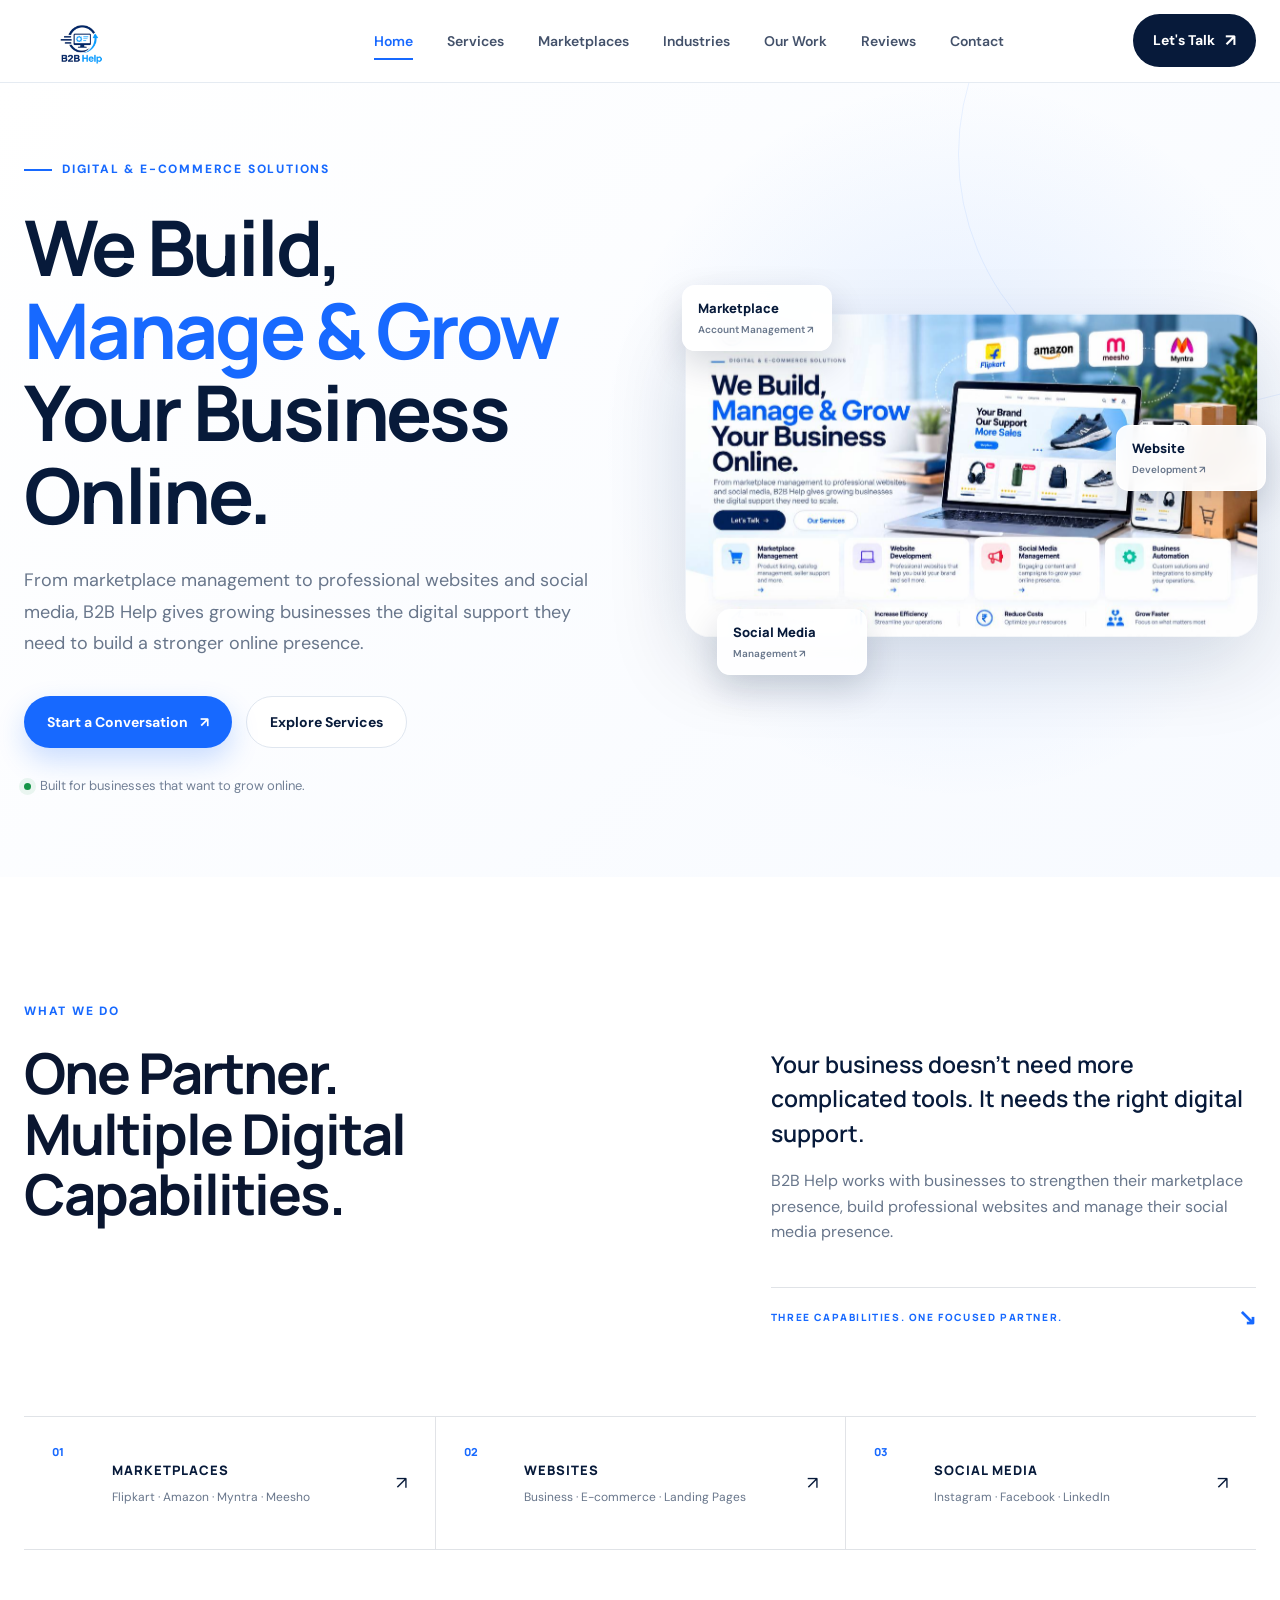
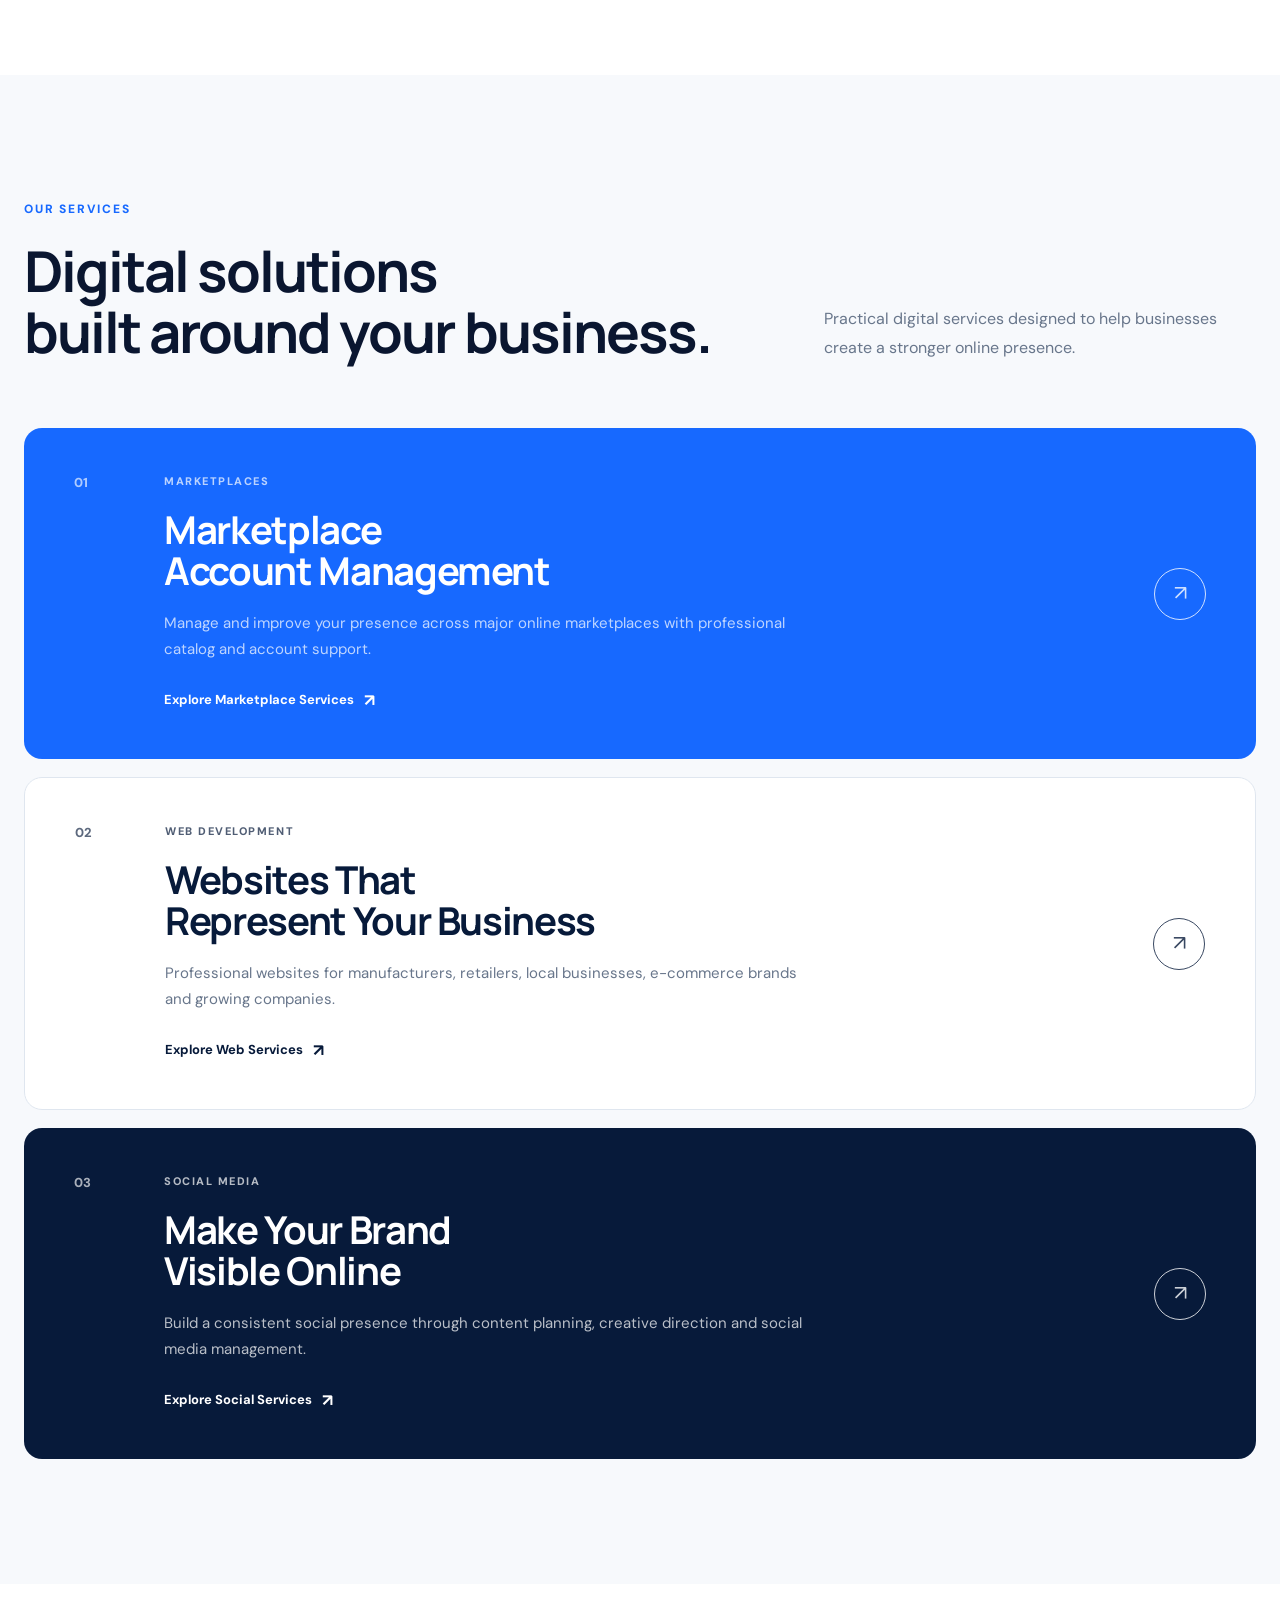
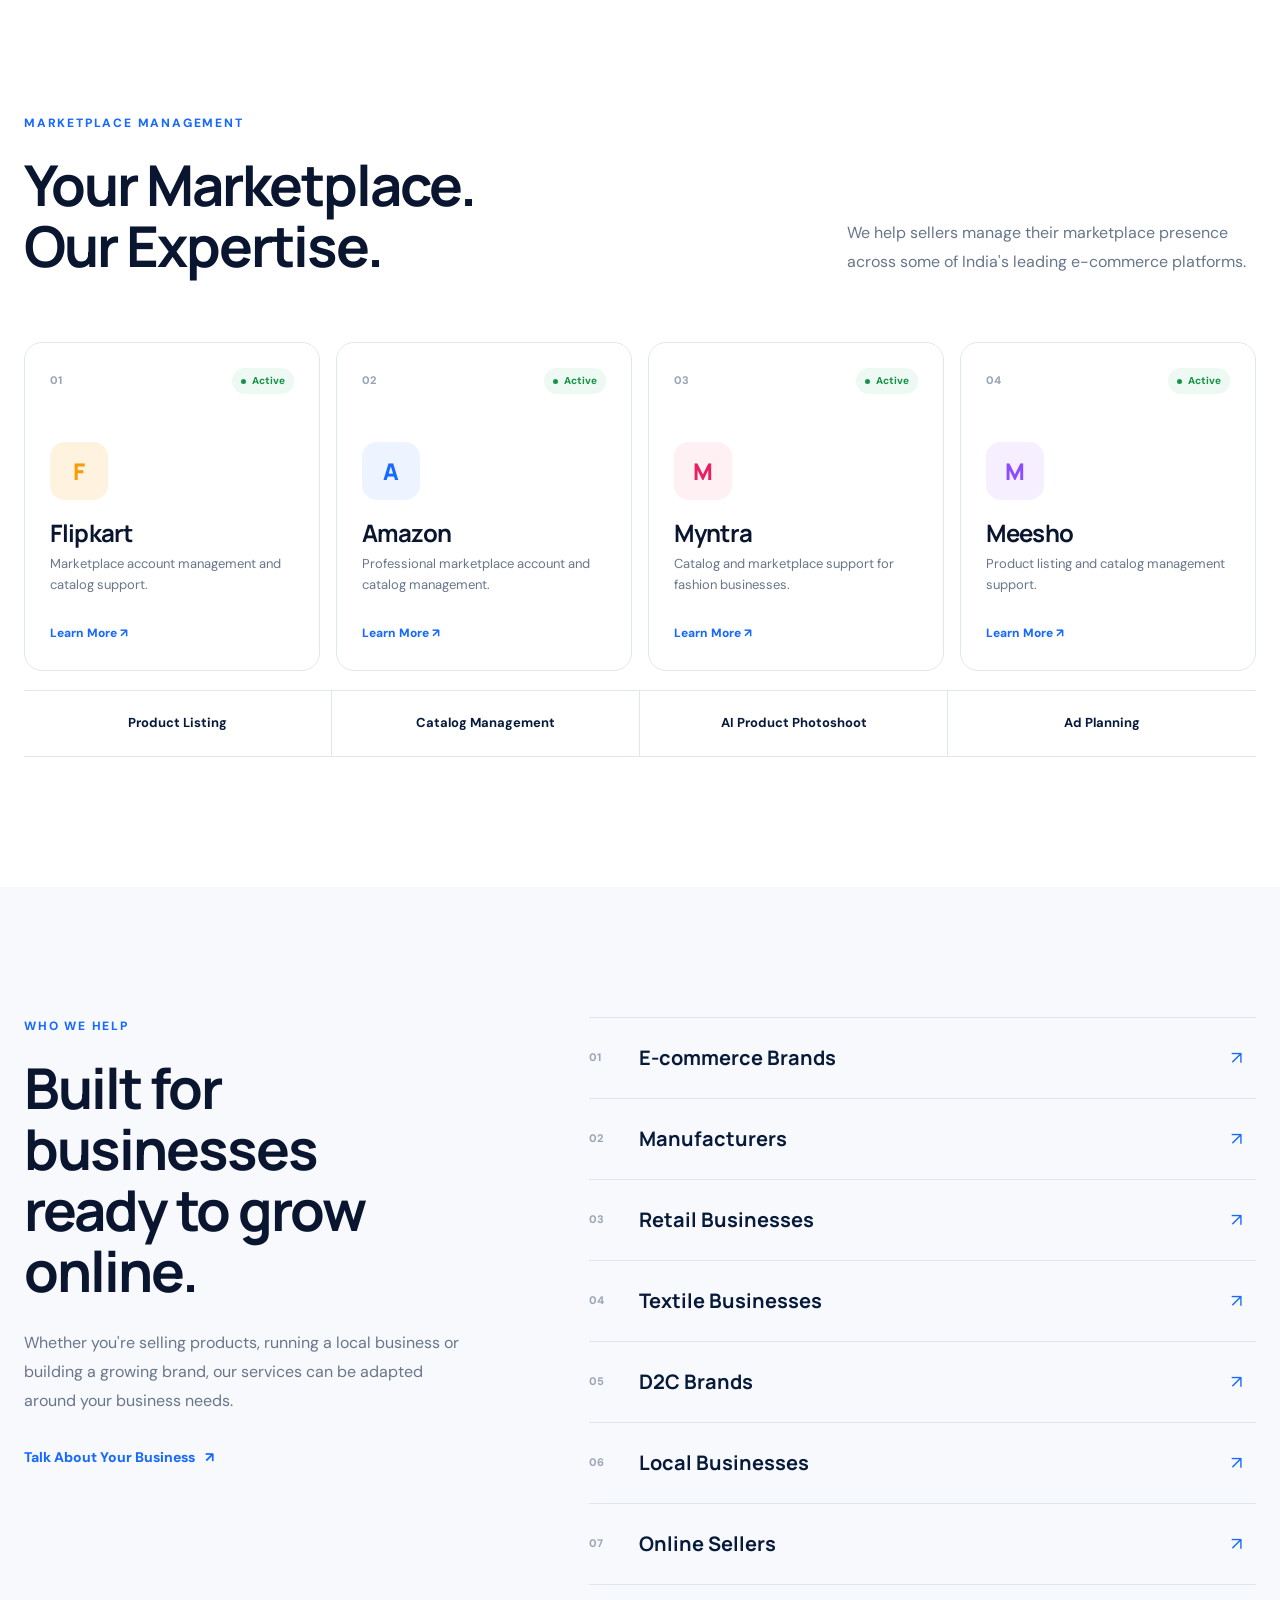
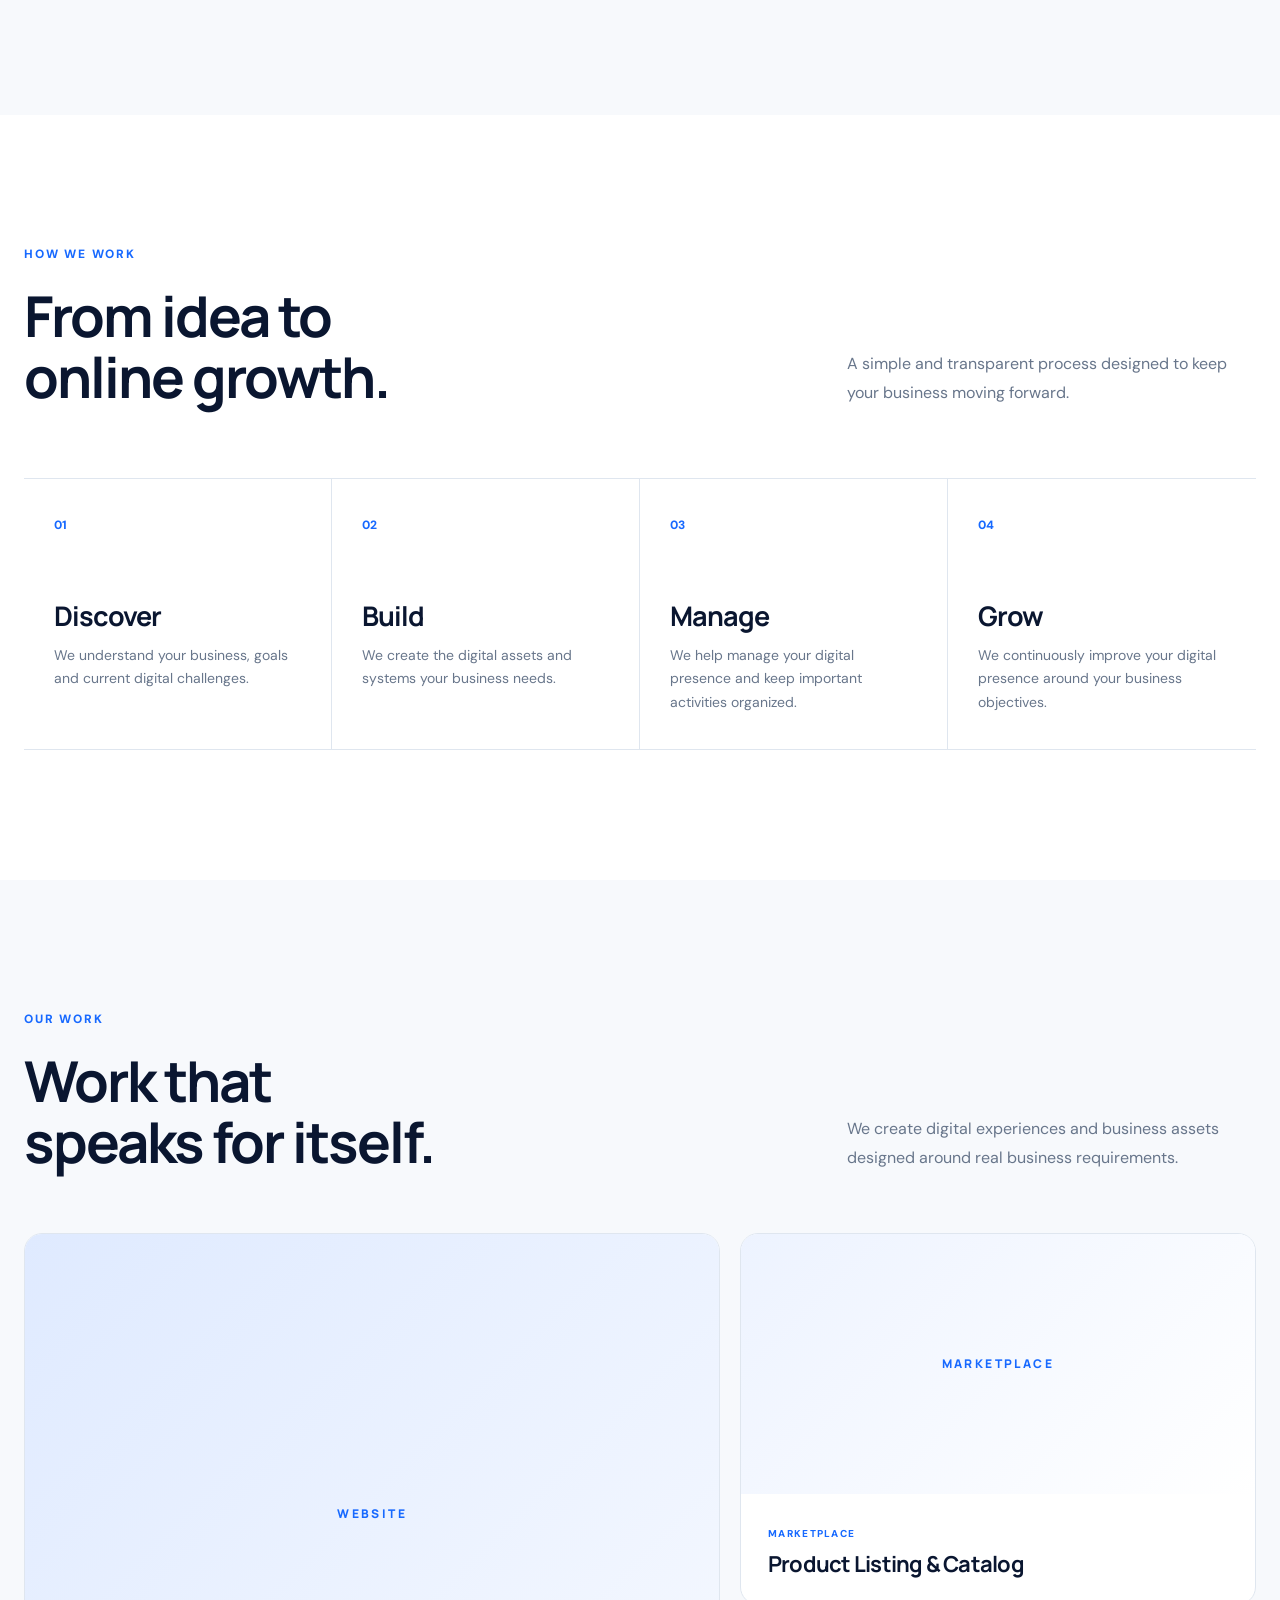
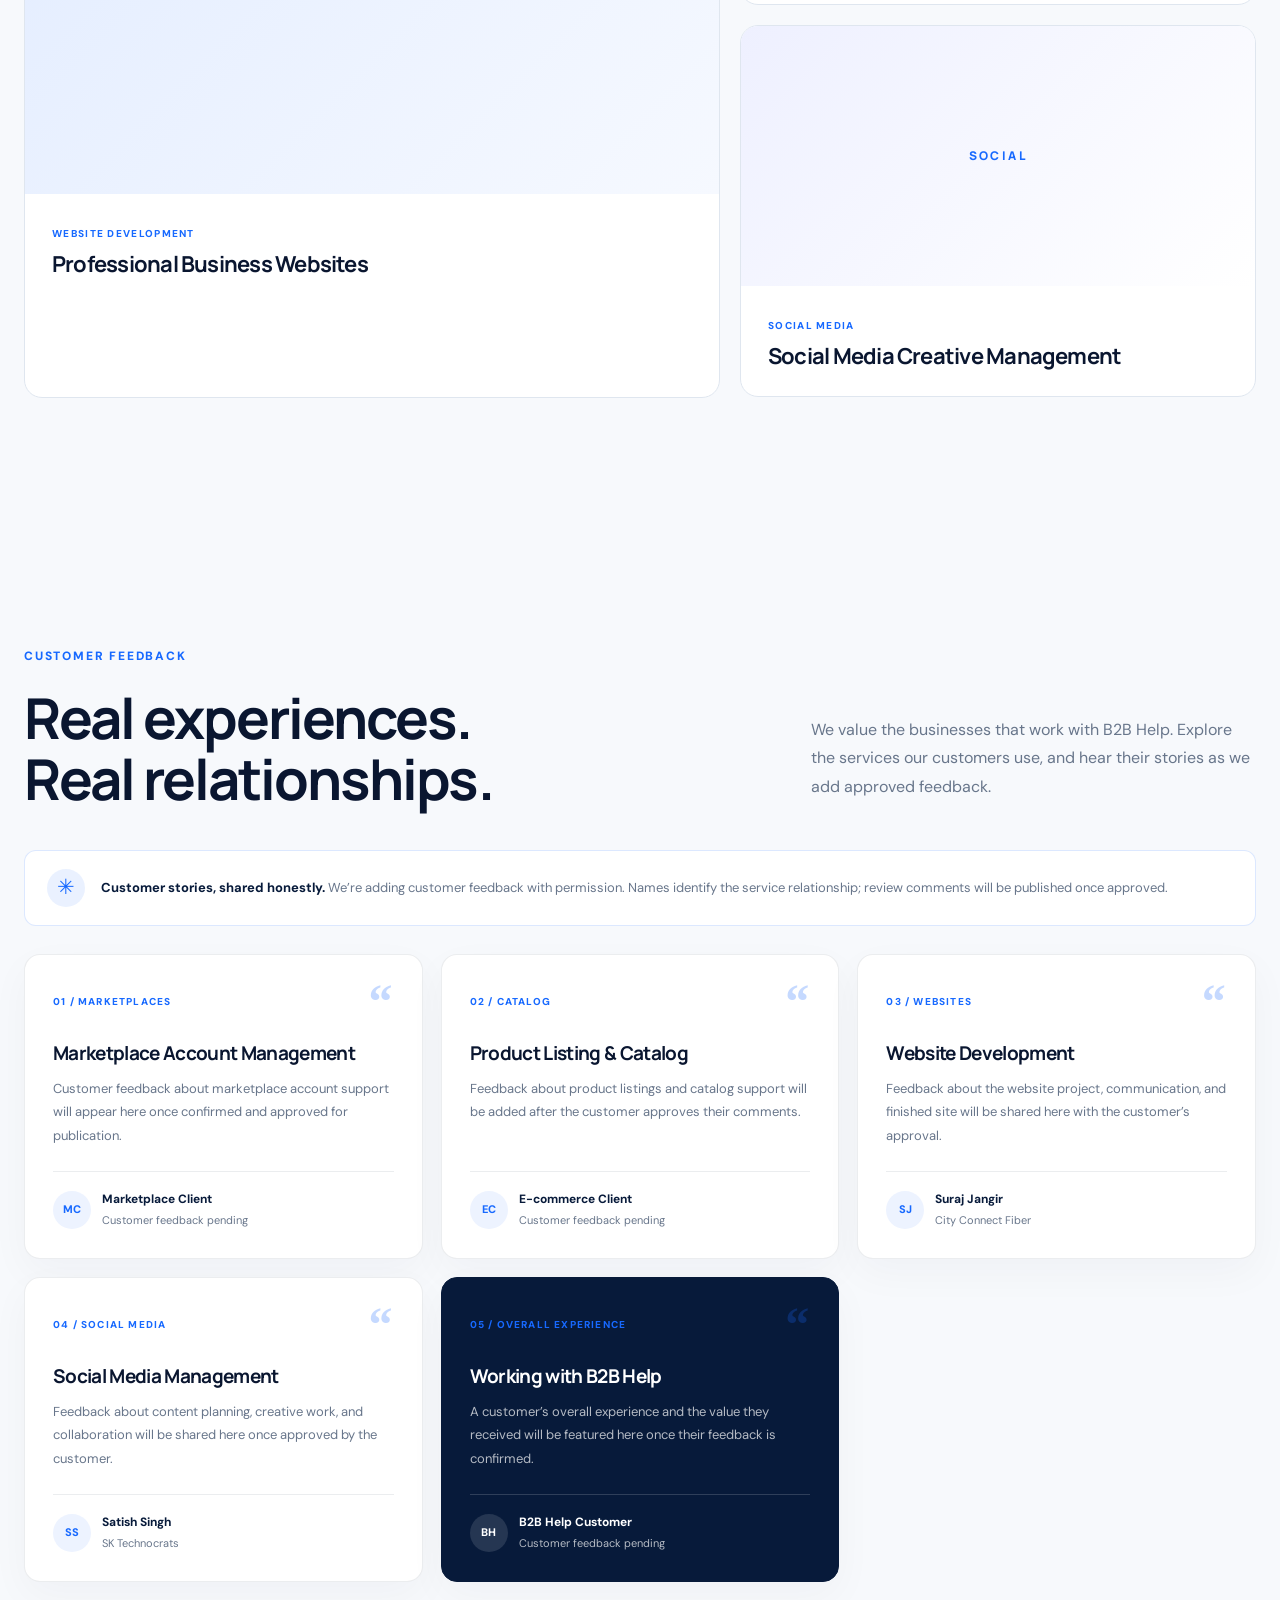
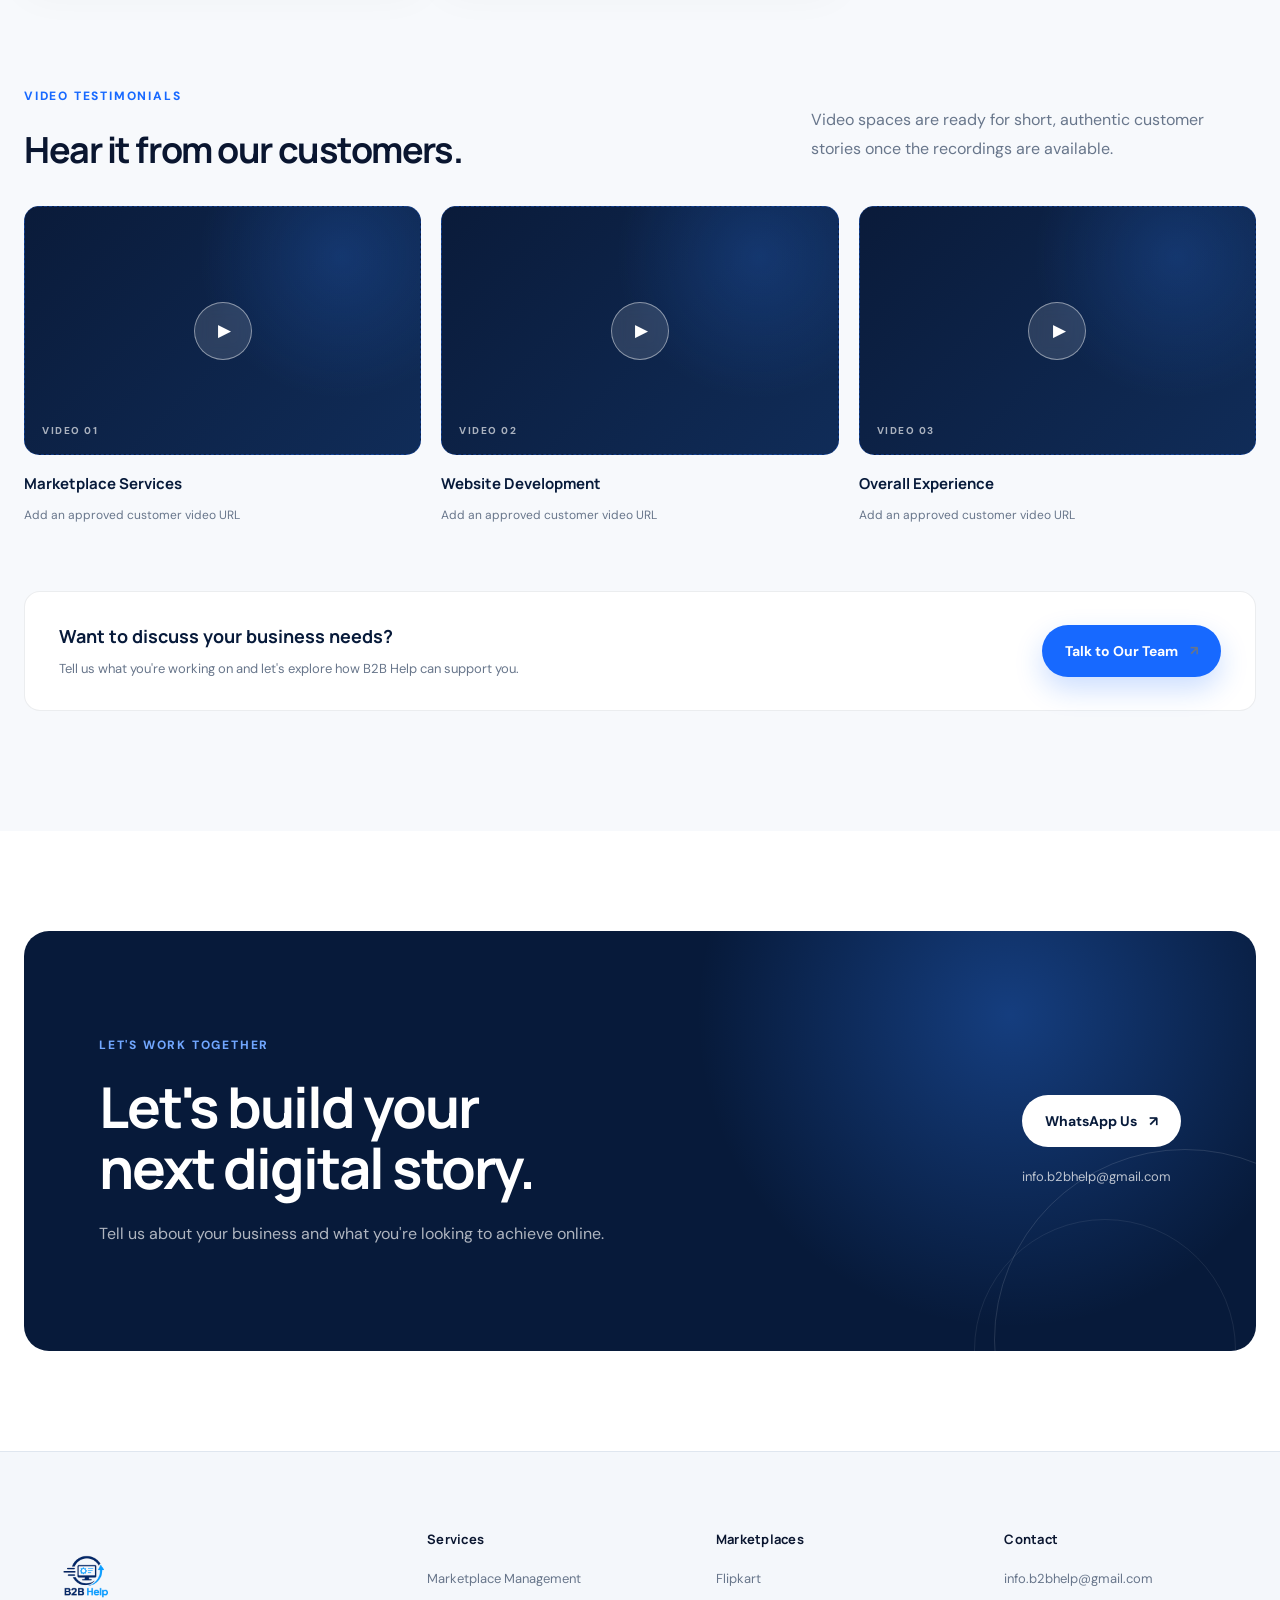
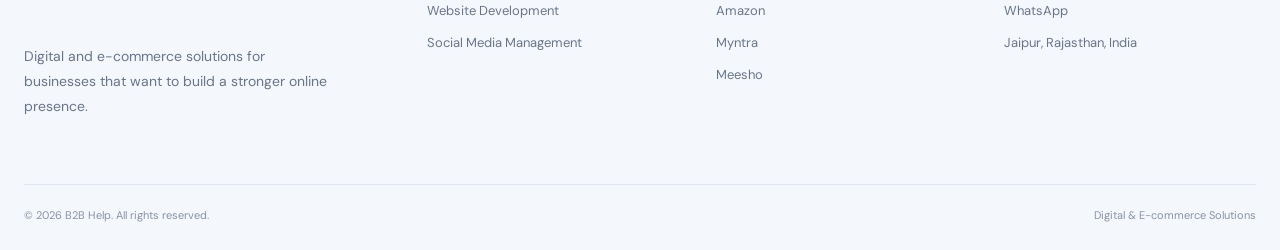
<file: index.html>
<!DOCTYPE html>
<html lang="en">
<head>
    <meta charset="UTF-8">

    <meta name="viewport" content="width=device-width, initial-scale=1.0">

    <title>B2B Help | Digital & E-commerce Solutions</title>

    <meta name="description"
        content="B2B Help helps businesses build, manage and grow online through marketplace account management, website development and social media management.">

    <meta name="keywords"
        content="B2B Help, marketplace management, Flipkart account management, Amazon account management, website development, social media management, e-commerce services">

    <meta name="author" content="B2B Help">

    <link rel="canonical" href="https://b2bhelp.in/">

    <!-- Google Font -->
    <link rel="preconnect" href="https://fonts.googleapis.com">
    <link rel="preconnect" href="https://fonts.gstatic.com" crossorigin>

    <link
        href="https://fonts.googleapis.com/css2?family=DM+Sans:wght@400;500;600;700&family=Manrope:wght@500;600;700;800&display=swap"
        rel="stylesheet">

    <!-- Main CSS -->
    <link rel="stylesheet" href="/css/style.css">
</head>

<body>

    <!-- ================= HEADER ================= -->

    <header class="site-header">

        <div class="container nav-container">

           <a href="/" class="logo">
    <img src="/assets/logo.png" alt="B2B Help">
</a>

            <nav class="main-nav">

                <a href="/" class="active">Home</a>

                <a href="#services">Services</a>

                <a href="#marketplaces">Marketplaces</a>

                <a href="#industries">Industries</a>

                <a href="#work">Our Work</a>

                <a href="#reviews">Reviews</a>

                <a href="#contact">Contact</a>

            </nav>

            <a href="#contact" class="nav-button">
                Let's Talk
                <span>↗</span>
            </a>

            <button class="menu-toggle" aria-label="Open menu">
                <span></span>
                <span></span>
                <span></span>
            </button>

        </div>

    </header>


    <main>

        <!-- ================= HERO ================= -->

        <section class="hero">

            <div class="container hero-grid">

                <div class="hero-content">

                    <div class="eyebrow">
                        DIGITAL & E-COMMERCE SOLUTIONS
                    </div>

                    <h1>
                        We Build,
                        <span>Manage & Grow</span>
                        Your Business Online.
                    </h1>

                    <p class="hero-text">
                        From marketplace management to professional websites
                        and social media, B2B Help gives growing businesses
                        the digital support they need to build a stronger
                        online presence.
                    </p>

                    <div class="hero-buttons">

                        <a href="#contact" class="btn btn-primary">
                            Start a Conversation
                            <span>↗</span>
                        </a>

                        <a href="#services" class="btn btn-secondary">
                            Explore Services
                        </a>

                    </div>

                    <div class="hero-note">
                        <span class="note-dot"></span>
                        Built for businesses that want to grow online.
                    </div>

                </div>


                <!-- HERO VISUAL -->

                <div class="hero-visual hero-image-visual">

                    <img
                        src="/assets/b2b-help-hero.jpg"
                        alt="B2B Help digital and e-commerce services"
                        class="hero-main-image"
                    >

                    <a
                        href="/service/marketplace-account-management.html"
                        class="hero-hotspot hero-hotspot-marketplace"
                        aria-label="Explore Marketplace Account Management"
                    >
                        <span>Marketplace</span>
                        <small>Account Management ↗</small>
                    </a>

                    <a
                        href="/service/website-development.html"
                        class="hero-hotspot hero-hotspot-website"
                        aria-label="Explore Website Development"
                    >
                        <span>Website</span>
                        <small>Development ↗</small>
                    </a>

                    <a
                        href="/service/social-media-management.html"
                        class="hero-hotspot hero-hotspot-social"
                        aria-label="Explore Social Media Management"
                    >
                        <span>Social Media</span>
                        <small>Management ↗</small>
                    </a>

                </div></div>

            </div>

        </section>


        <!-- ================= INTRO ================= -->

        <section class="intro-section">

            <div class="container intro-grid">
 
                <div>
 
                    <div class="section-label">
                        WHAT WE DO
                    </div>
 
                    <h2>
                        One Partner.
                        <br>
                        Multiple Digital Capabilities.
                    </h2>
 
                </div>
 
                <div class="intro-copy">
 
                    <p class="intro-text">
                        Your business doesn't need more complicated tools.
                        It needs the right digital support.
                    </p>
 
                    <p>
                        B2B Help works with businesses to strengthen their
                        marketplace presence, build professional websites
                        and manage their social media presence.
                    </p>
 
                    <div class="intro-statement">
                        <span>THREE CAPABILITIES. ONE FOCUSED PARTNER.</span>
                        <span class="intro-statement-arrow">↘</span>
                    </div>
 
                </div>
 
            </div>
 
            <div class="container capability-strip">
 
                <a href="/service/marketplace-account-management.html" class="capability-item">
                    <span class="capability-number">01</span>
                    <div>
                        <strong>MARKETPLACES</strong>
                        <small>Flipkart · Amazon · Myntra · Meesho</small>
                    </div>
                    <span class="capability-arrow">↗</span>
                </a>
 
                <a href="/service/website-development.html" class="capability-item">
                    <span class="capability-number">02</span>
                    <div>
                        <strong>WEBSITES</strong>
                        <small>Business · E-commerce · Landing Pages</small>
                    </div>
                    <span class="capability-arrow">↗</span>
                </a>
 
                <a href="/service/social-media-management.html" class="capability-item">
                    <span class="capability-number">03</span>
                    <div>
                        <strong>SOCIAL MEDIA</strong>
                        <small>Instagram · Facebook · LinkedIn</small>
                    </div>
                    <span class="capability-arrow">↗</span>
                </a>
 
            </div>

        </section>


        <!-- ================= SERVICES ================= -->

        <section class="services-section" id="services">

            <div class="container">

                <div class="section-heading">

                    <div>

                        <div class="section-label">
                            OUR SERVICES
                        </div>

                        <h2>
                            Digital solutions
                            <br>
                            built around your business.
                        </h2>

                    </div>

                    <p>
                        Practical digital services designed to help businesses
                        create a stronger online presence.
                    </p>

                </div>


                <div class="services-showcase">


                    <!-- SERVICE 01 -->

                    <a href="/service/marketplace-account-management.html"
                        class="service-block service-blue">

                        <div class="service-number">
                            01
                        </div>

                        <div class="service-main">

                            <div class="service-tag">
                                MARKETPLACES
                            </div>

                            <h3>
                                Marketplace
                                <br>
                                Account Management
                            </h3>

                            <p>
                                Manage and improve your presence across
                                major online marketplaces with professional
                                catalog and account support.
                            </p>

                            <span class="service-link">
                                Explore Marketplace Services
                                <span>↗</span>
                            </span>

                        </div>

                        <div class="service-arrow">
                            ↗
                        </div>

                    </a>


                    <!-- SERVICE 02 -->

                    <a href="/service/website-development.html"
                        class="service-block service-light">

                        <div class="service-number">
                            02
                        </div>

                        <div class="service-main">

                            <div class="service-tag">
                                WEB DEVELOPMENT
                            </div>

                            <h3>
                                Websites That
                                <br>
                                Represent Your Business
                            </h3>

                            <p>
                                Professional websites for manufacturers,
                                retailers, local businesses, e-commerce
                                brands and growing companies.
                            </p>

                            <span class="service-link">
                                Explore Web Services
                                <span>↗</span>
                            </span>

                        </div>

                        <div class="service-arrow">
                            ↗
                        </div>

                    </a>


                    <!-- SERVICE 03 -->

                    <a href="/service/social-media-management.html"
                        class="service-block service-dark">

                        <div class="service-number">
                            03
                        </div>

                        <div class="service-main">

                            <div class="service-tag">
                                SOCIAL MEDIA
                            </div>

                            <h3>
                                Make Your Brand
                                <br>
                                Visible Online
                            </h3>

                            <p>
                                Build a consistent social presence through
                                content planning, creative direction and
                                social media management.
                            </p>

                            <span class="service-link">
                                Explore Social Services
                                <span>↗</span>
                            </span>

                        </div>

                        <div class="service-arrow">
                            ↗
                        </div>

                    </a>

                </div>

            </div>

        </section>


        <!-- ================= MARKETPLACES ================= -->

        <section class="marketplace-section" id="marketplaces">

            <div class="container">

                <div class="marketplace-header">

                    <div>

                        <div class="section-label">
                            MARKETPLACE MANAGEMENT
                        </div>

                        <h2>
                            Your Marketplace.
                            <br>
                            Our Expertise.
                        </h2>

                    </div>

                    <p>
                        We help sellers manage their marketplace presence
                        across some of India's leading e-commerce platforms.
                    </p>

                </div>


                <div class="marketplace-grid">


                    <!-- FLIPKART -->

                    <div class="marketplace-card">

                        <div class="marketplace-top">

                            <span class="marketplace-number">
                                01
                            </span>

                            <span class="status">
                                Active
                            </span>

                        </div>

                        <div class="marketplace-logo flipkart-logo">
                            F
                        </div>

                        <h3>
                            Flipkart
                        </h3>

                        <p>
                            Marketplace account management and catalog
                            support.
                        </p>

                        <a href="/service/marketplace-account-management.html">
                            Learn More ↗
                        </a>

                    </div>


                    <!-- AMAZON -->

                    <div class="marketplace-card">

                        <div class="marketplace-top">

                            <span class="marketplace-number">
                                02
                            </span>

                            <span class="status">
                                Active
                            </span>

                        </div>

                        <div class="marketplace-logo amazon-logo">
                            A
                        </div>

                        <h3>
                            Amazon
                        </h3>

                        <p>
                            Professional marketplace account and catalog
                            management.
                        </p>

                        <a href="/service/marketplace-account-management.html">
                            Learn More ↗
                        </a>

                    </div>


                    <!-- MYNTRA -->

                    <div class="marketplace-card">

                        <div class="marketplace-top">

                            <span class="marketplace-number">
                                03
                            </span>

                            <span class="status">
                                Active
                            </span>

                        </div>

                        <div class="marketplace-logo myntra-logo">
                            M
                        </div>

                        <h3>
                            Myntra
                        </h3>

                        <p>
                            Catalog and marketplace support for fashion
                            businesses.
                        </p>

                        <a href="/service/marketplace-account-management.html">
                            Learn More ↗
                        </a>

                    </div>


                    <!-- MEESHO -->

                    <div class="marketplace-card">

                        <div class="marketplace-top">

                            <span class="marketplace-number">
                                04
                            </span>

                            <span class="status">
                                Active
                            </span>

                        </div>

                        <div class="marketplace-logo meesho-logo">
                            M
                        </div>

                        <h3>
                            Meesho
                        </h3>

                        <p>
                            Product listing and catalog management support.
                        </p>

                        <a href="/service/marketplace-account-management.html">
                            Learn More ↗
                        </a>

                    </div>

                </div>


                <div class="marketplace-services">

                    <div>
                        Product Listing
                    </div>

                    <div>
                        Catalog Management
                    </div>

                    <div>
                        AI Product Photoshoot
                    </div>

                    <div>
                        Ad Planning
                    </div>

                </div>

            </div>

        </section>


        <!-- ================= INDUSTRIES ================= -->

        <section class="industries-section" id="industries">

            <div class="container">

                <div class="industries-grid">

                    <div>

                        <div class="section-label">
                            WHO WE HELP
                        </div>

                        <h2>
                            Built for businesses
                            <br>
                            ready to grow online.
                        </h2>

                        <p>
                            Whether you're selling products, running a local
                            business or building a growing brand, our services
                            can be adapted around your business needs.
                        </p>

                        <a href="#contact" class="text-button">
                            Talk About Your Business
                            <span>↗</span>
                        </a>

                    </div>


                    <div class="industry-list">

                        <div class="industry-item">
                            <span>01</span>
                            <strong>E-commerce Brands</strong>
                            <span>↗</span>
                        </div>

                        <div class="industry-item">
                            <span>02</span>
                            <strong>Manufacturers</strong>
                            <span>↗</span>
                        </div>

                        <div class="industry-item">
                            <span>03</span>
                            <strong>Retail Businesses</strong>
                            <span>↗</span>
                        </div>

                        <div class="industry-item">
                            <span>04</span>
                            <strong>Textile Businesses</strong>
                            <span>↗</span>
                        </div>

                        <div class="industry-item">
                            <span>05</span>
                            <strong>D2C Brands</strong>
                            <span>↗</span>
                        </div>

                        <div class="industry-item">
                            <span>06</span>
                            <strong>Local Businesses</strong>
                            <span>↗</span>
                        </div>

                        <div class="industry-item">
                            <span>07</span>
                            <strong>Online Sellers</strong>
                            <span>↗</span>
                        </div>

                    </div>

                </div>

            </div>

        </section>


        <!-- ================= PROCESS ================= -->

        <section class="process-section">

            <div class="container">

                <div class="process-header">

                    <div>

                        <div class="section-label">
                            HOW WE WORK
                        </div>

                        <h2>
                            From idea to
                            <br>
                            online growth.
                        </h2>

                    </div>

                    <p>
                        A simple and transparent process designed to keep
                        your business moving forward.
                    </p>

                </div>


                <div class="process-grid">

                    <div class="process-item">

                        <span>01</span>

                        <h3>
                            Discover
                        </h3>

                        <p>
                            We understand your business, goals and current
                            digital challenges.
                        </p>

                    </div>


                    <div class="process-item">

                        <span>02</span>

                        <h3>
                            Build
                        </h3>

                        <p>
                            We create the digital assets and systems your
                            business needs.
                        </p>

                    </div>


                    <div class="process-item">

                        <span>03</span>

                        <h3>
                            Manage
                        </h3>

                        <p>
                            We help manage your digital presence and keep
                            important activities organized.
                        </p>

                    </div>


                    <div class="process-item">

                        <span>04</span>

                        <h3>
                            Grow
                        </h3>

                        <p>
                            We continuously improve your digital presence
                            around your business objectives.
                        </p>

                    </div>

                </div>

            </div>

        </section>


        <!-- ================= WORK ================= -->

        <section class="work-section" id="work">

            <div class="container">

                <div class="work-header">

                    <div>

                        <div class="section-label">
                            OUR WORK
                        </div>

                        <h2>
                            Work that
                            <br>
                            speaks for itself.
                        </h2>

                    </div>

                    <p>
                        We create digital experiences and business assets
                        designed around real business requirements.
                    </p>

                </div>


                <div class="work-grid">


                    <div class="work-card work-large">

                        <div class="work-placeholder">
                            <span>
                                WEBSITE
                            </span>
                        </div>

                        <div class="work-info">

                            <span>
                                WEBSITE DEVELOPMENT
                            </span>

                            <h3>
                                Professional Business Websites
                            </h3>

                        </div>

                    </div>


                    <div class="work-card">

                        <div class="work-placeholder marketplace-work">
                            <span>
                                MARKETPLACE
                            </span>
                        </div>

                        <div class="work-info">

                            <span>
                                MARKETPLACE
                            </span>

                            <h3>
                                Product Listing & Catalog
                            </h3>

                        </div>

                    </div>


                    <div class="work-card">

                        <div class="work-placeholder social-work">
                            <span>
                                SOCIAL
                            </span>
                        </div>

                        <div class="work-info">

                            <span>
                                SOCIAL MEDIA
                            </span>

                            <h3>
                                Social Media Creative Management
                            </h3>

                        </div>

                    </div>

                </div>

            </div>

        </section>


        <!-- ================= CUSTOMER REVIEWS ================= -->

        <section class="testimonials-section" id="reviews">
            <div class="container">
                <div class="testimonials-header">
                    <div>
                        <div class="section-label">CUSTOMER FEEDBACK</div>
                        <h2>Real experiences.<br>Real relationships.</h2>
                    </div>
                    <p>We value the businesses that work with B2B Help. Explore the services our customers use, and hear their stories as we add approved feedback.</p>
                </div>

                <div class="review-trust-note">
                    <span class="review-trust-mark">✳</span>
                    <p><strong>Customer stories, shared honestly.</strong> We’re adding customer feedback with permission. Names identify the service relationship; review comments will be published once approved.</p>
                </div>

                <div class="review-grid">
                    <article class="review-card">
                        <div class="review-card-top"><span>01 / MARKETPLACES</span><span class="review-quote-mark">“</span></div>
                        <h3>Marketplace Account Management</h3>
                        <p class="review-placeholder">Customer feedback about marketplace account support will appear here once confirmed and approved for publication.</p>
                        <div class="review-attribution"><span class="review-avatar">MC</span><div><strong>Marketplace Client</strong><small>Customer feedback pending</small></div></div>
                    </article>
                    <article class="review-card">
                        <div class="review-card-top"><span>02 / CATALOG</span><span class="review-quote-mark">“</span></div>
                        <h3>Product Listing & Catalog</h3>
                        <p class="review-placeholder">Feedback about product listings and catalog support will be added after the customer approves their comments.</p>
                        <div class="review-attribution"><span class="review-avatar">EC</span><div><strong>E-commerce Client</strong><small>Customer feedback pending</small></div></div>
                    </article>
                    <article class="review-card">
                        <div class="review-card-top"><span>03 / WEBSITES</span><span class="review-quote-mark">“</span></div>
                        <h3>Website Development</h3>
                        <p class="review-placeholder">Feedback about the website project, communication, and finished site will be shared here with the customer’s approval.</p>
                        <div class="review-attribution"><span class="review-avatar">SJ</span><div><strong>Suraj Jangir</strong><small>City Connect Fiber</small></div></div>
                    </article>
                    <article class="review-card">
                        <div class="review-card-top"><span>04 / SOCIAL MEDIA</span><span class="review-quote-mark">“</span></div>
                        <h3>Social Media Management</h3>
                        <p class="review-placeholder">Feedback about content planning, creative work, and collaboration will be shared here once approved by the customer.</p>
                        <div class="review-attribution"><span class="review-avatar">SS</span><div><strong>Satish Singh</strong><small>SK Technocrats</small></div></div>
                    </article>
                    <article class="review-card review-card-featured">
                        <div class="review-card-top"><span>05 / OVERALL EXPERIENCE</span><span class="review-quote-mark">“</span></div>
                        <h3>Working with B2B Help</h3>
                        <p class="review-placeholder">A customer’s overall experience and the value they received will be featured here once their feedback is confirmed.</p>
                        <div class="review-attribution"><span class="review-avatar">BH</span><div><strong>B2B Help Customer</strong><small>Customer feedback pending</small></div></div>
                    </article>
                </div>

                <div class="video-testimonials">
                    <div class="video-testimonials-heading">
                        <div>
                            <div class="section-label">VIDEO TESTIMONIALS</div>
                            <h3>Hear it from our customers.</h3>
                        </div>
                        <p>Video spaces are ready for short, authentic customer stories once the recordings are available.</p>
                    </div>
                    <div class="video-testimonial-grid">
                        <div class="video-slot">
                            <div class="video-slot-screen"><span class="video-play-icon">▶</span><span class="video-slot-label">VIDEO 01</span></div>
                            <strong>Marketplace Services</strong>
                            <small>Add an approved customer video URL</small>
                        </div>
                        <div class="video-slot">
                            <div class="video-slot-screen"><span class="video-play-icon">▶</span><span class="video-slot-label">VIDEO 02</span></div>
                            <strong>Website Development</strong>
                            <small>Add an approved customer video URL</small>
                        </div>
                        <div class="video-slot">
                            <div class="video-slot-screen"><span class="video-play-icon">▶</span><span class="video-slot-label">VIDEO 03</span></div>
                            <strong>Overall Experience</strong>
                            <small>Add an approved customer video URL</small>
                        </div>
                    </div>
                </div>

                <div class="testimonials-cta">
                    <div><strong>Want to discuss your business needs?</strong><span>Tell us what you're working on and let's explore how B2B Help can support you.</span></div>
                    <a href="https://wa.me/918003769737?text=Hi%20B2B%20Help%2C%20I%27d%20like%20to%20discuss%20your%20services." target="_blank" rel="noopener" class="btn btn-primary">Talk to Our Team <span>↗</span></a>
                </div>
            </div>
        </section>

        <!-- ================= CTA ================= -->

        <section class="cta-section" id="contact">

            <div class="container">

                <div class="cta-box">

                    <div class="cta-content">

                        <div class="section-label">
                            LET'S WORK TOGETHER
                        </div>

                        <h2>
                            Let's build your
                            <br>
                            next digital story.
                        </h2>

                        <p>
                            Tell us about your business and what you're
                            looking to achieve online.
                        </p>

                    </div>


                    <div class="cta-actions">

                        <a
                            href="https://wa.me/918003769737"
                            target="_blank"
                            rel="noopener"
                            class="btn btn-white"
                        >
                            WhatsApp Us
                            <span>↗</span>
                        </a>

                        <a
                            href="mailto:info.b2bhelp@gmail.com"
                            class="cta-email"
                        >
                            info.b2bhelp@gmail.com
                        </a>

                    </div>

                </div>

            </div>

        </section>

    </main>


    <!-- ================= FOOTER ================= -->

    <footer class="site-footer">

        <div class="container">

            <div class="footer-main">


                <div class="footer-brand">

                    <a href="/" class="logo footer-logo" aria-label="B2B Help Home">
                        <img src="/assets/logo.png" alt="B2B Help">
                    </a>

                    <p>
                        Digital and e-commerce solutions for businesses
                        that want to build a stronger online presence.
                    </p>

                </div>


                <div class="footer-column">

                    <h4>
                        Services
                    </h4>

                    <a href="/service/marketplace-account-management.html">
                        Marketplace Management
                    </a>

                    <a href="/service/website-development.html">
                        Website Development
                    </a>

                    <a href="/service/social-media-management.html">
                        Social Media Management
                    </a>

                </div>


                <div class="footer-column">

                    <h4>
                        Marketplaces
                    </h4>

                    <a href="/service/marketplace-account-management.html">
                        Flipkart
                    </a>

                    <a href="/service/marketplace-account-management.html">
                        Amazon
                    </a>

                    <a href="/service/marketplace-account-management.html">
                        Myntra
                    </a>

                    <a href="/service/marketplace-account-management.html">
                        Meesho
                    </a>

                </div>


                <div class="footer-column">

                    <h4>
                        Contact
                    </h4>

                    <a href="mailto:info.b2bhelp@gmail.com">
                        info.b2bhelp@gmail.com
                    </a>

                    <a
                        href="https://wa.me/918003769737"
                        target="_blank"
                        rel="noopener"
                    >
                        WhatsApp
                    </a>

                    <span>
                        Jaipur, Rajasthan, India
                    </span>

                </div>

            </div>


            <div class="footer-bottom">

                <span>
                    © 2026 B2B Help. All rights reserved.
                </span>

                <span>
                    Digital & E-commerce Solutions
                </span>

            </div>

        </div>

    </footer>


    <!-- Main JavaScript -->

    <script src="/js/main.js"></script>

</body>
</html>
</file>
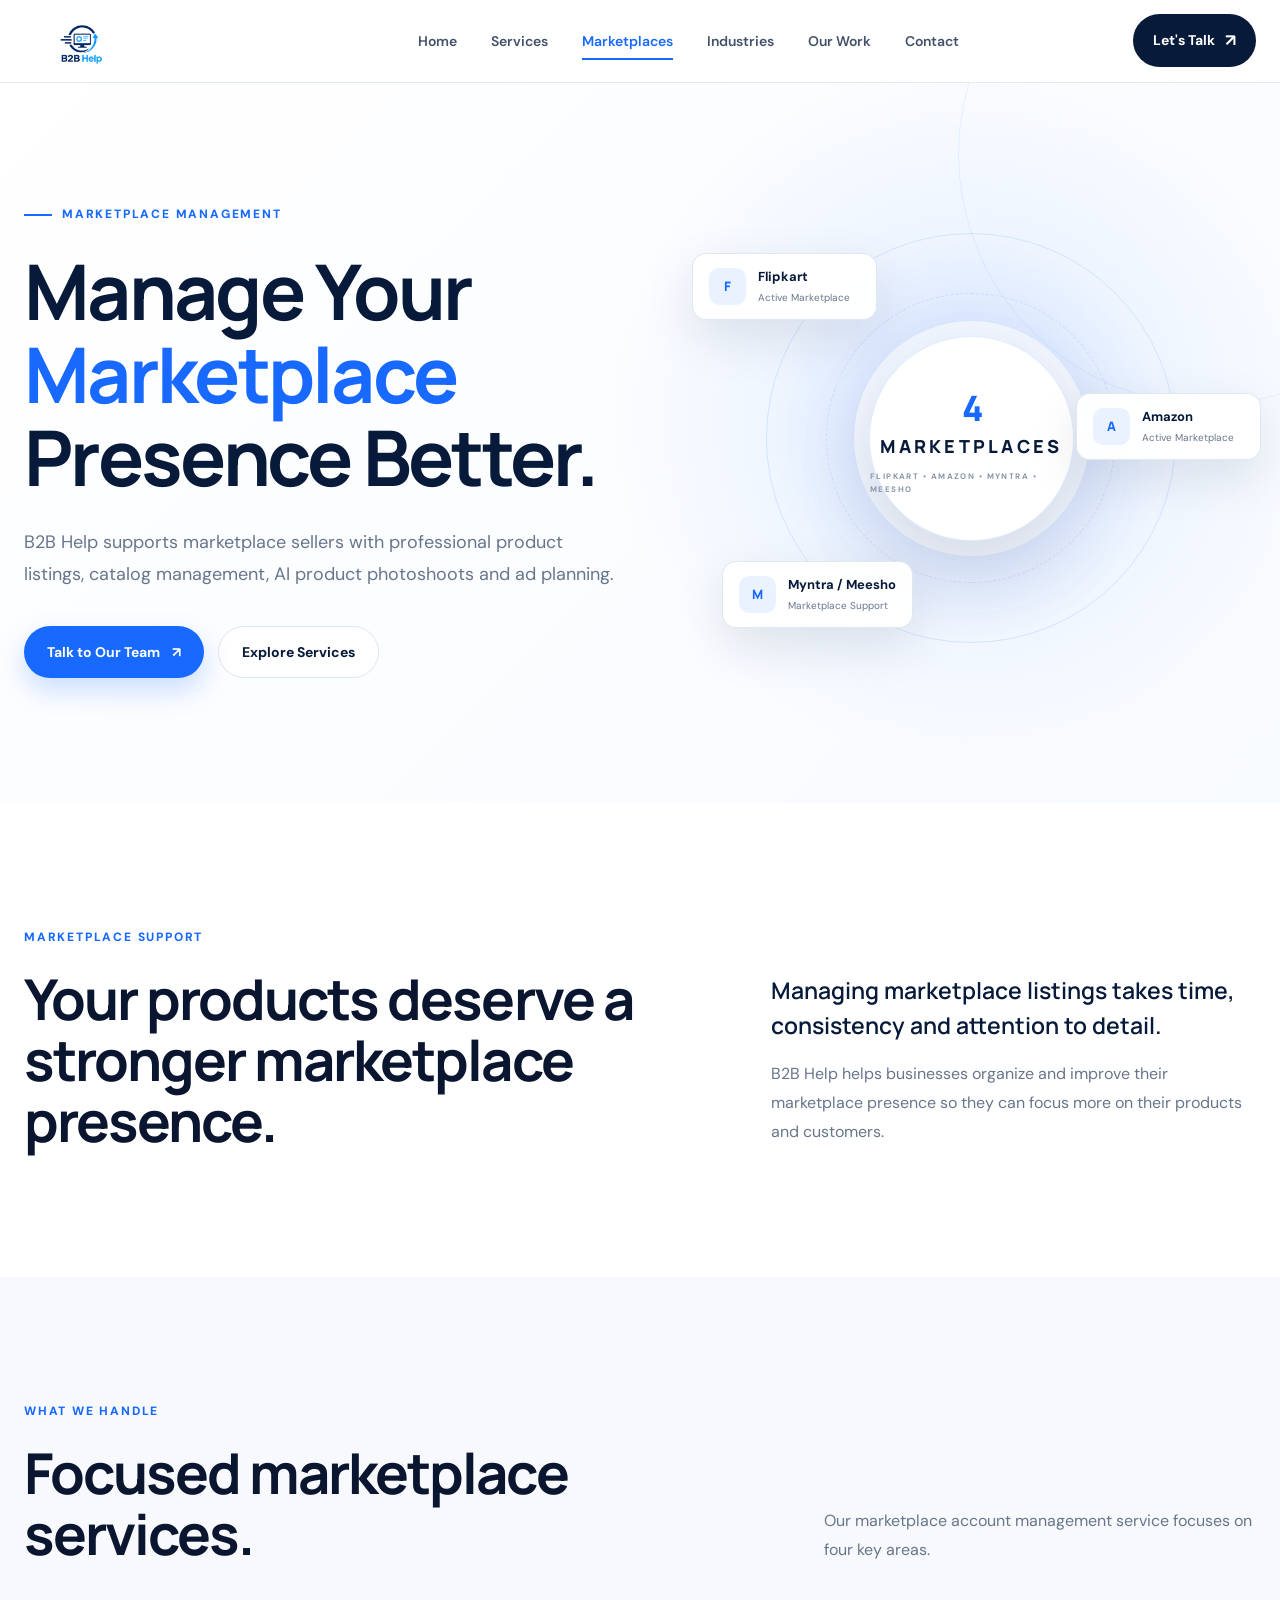
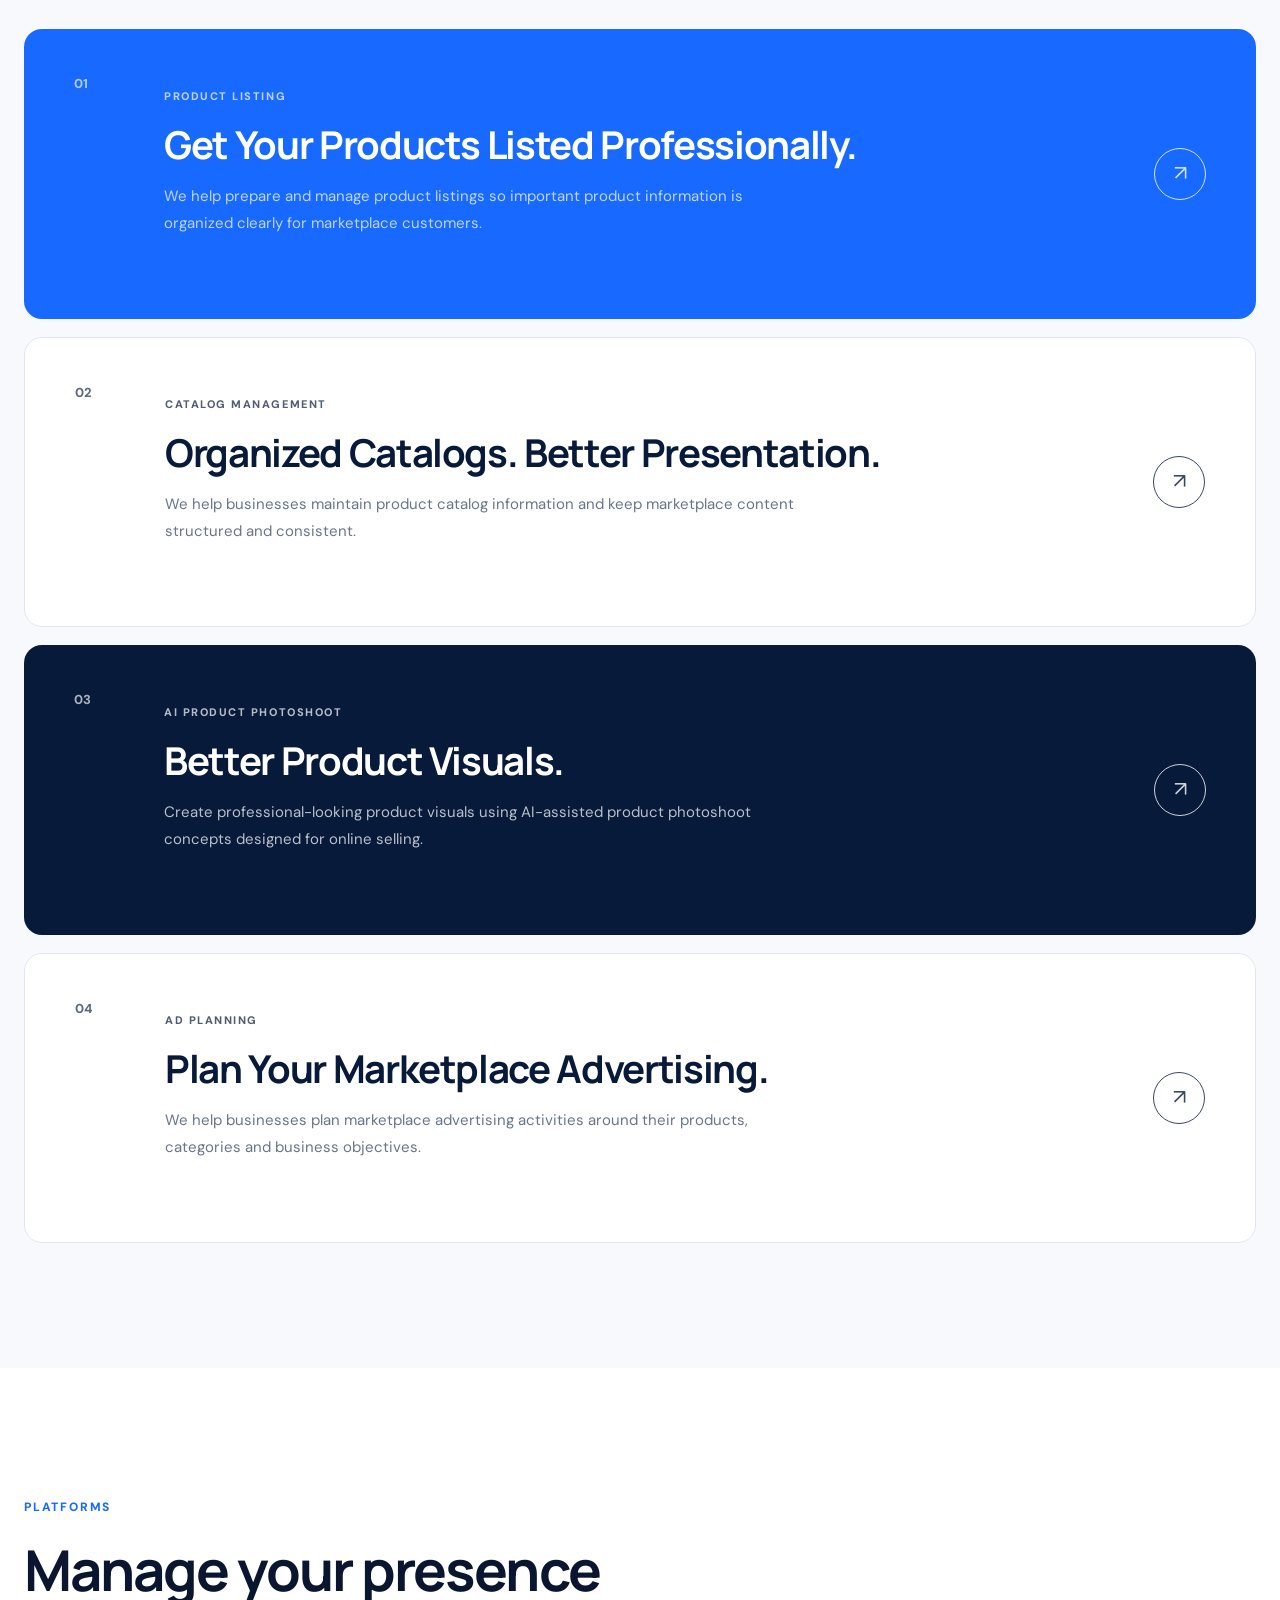
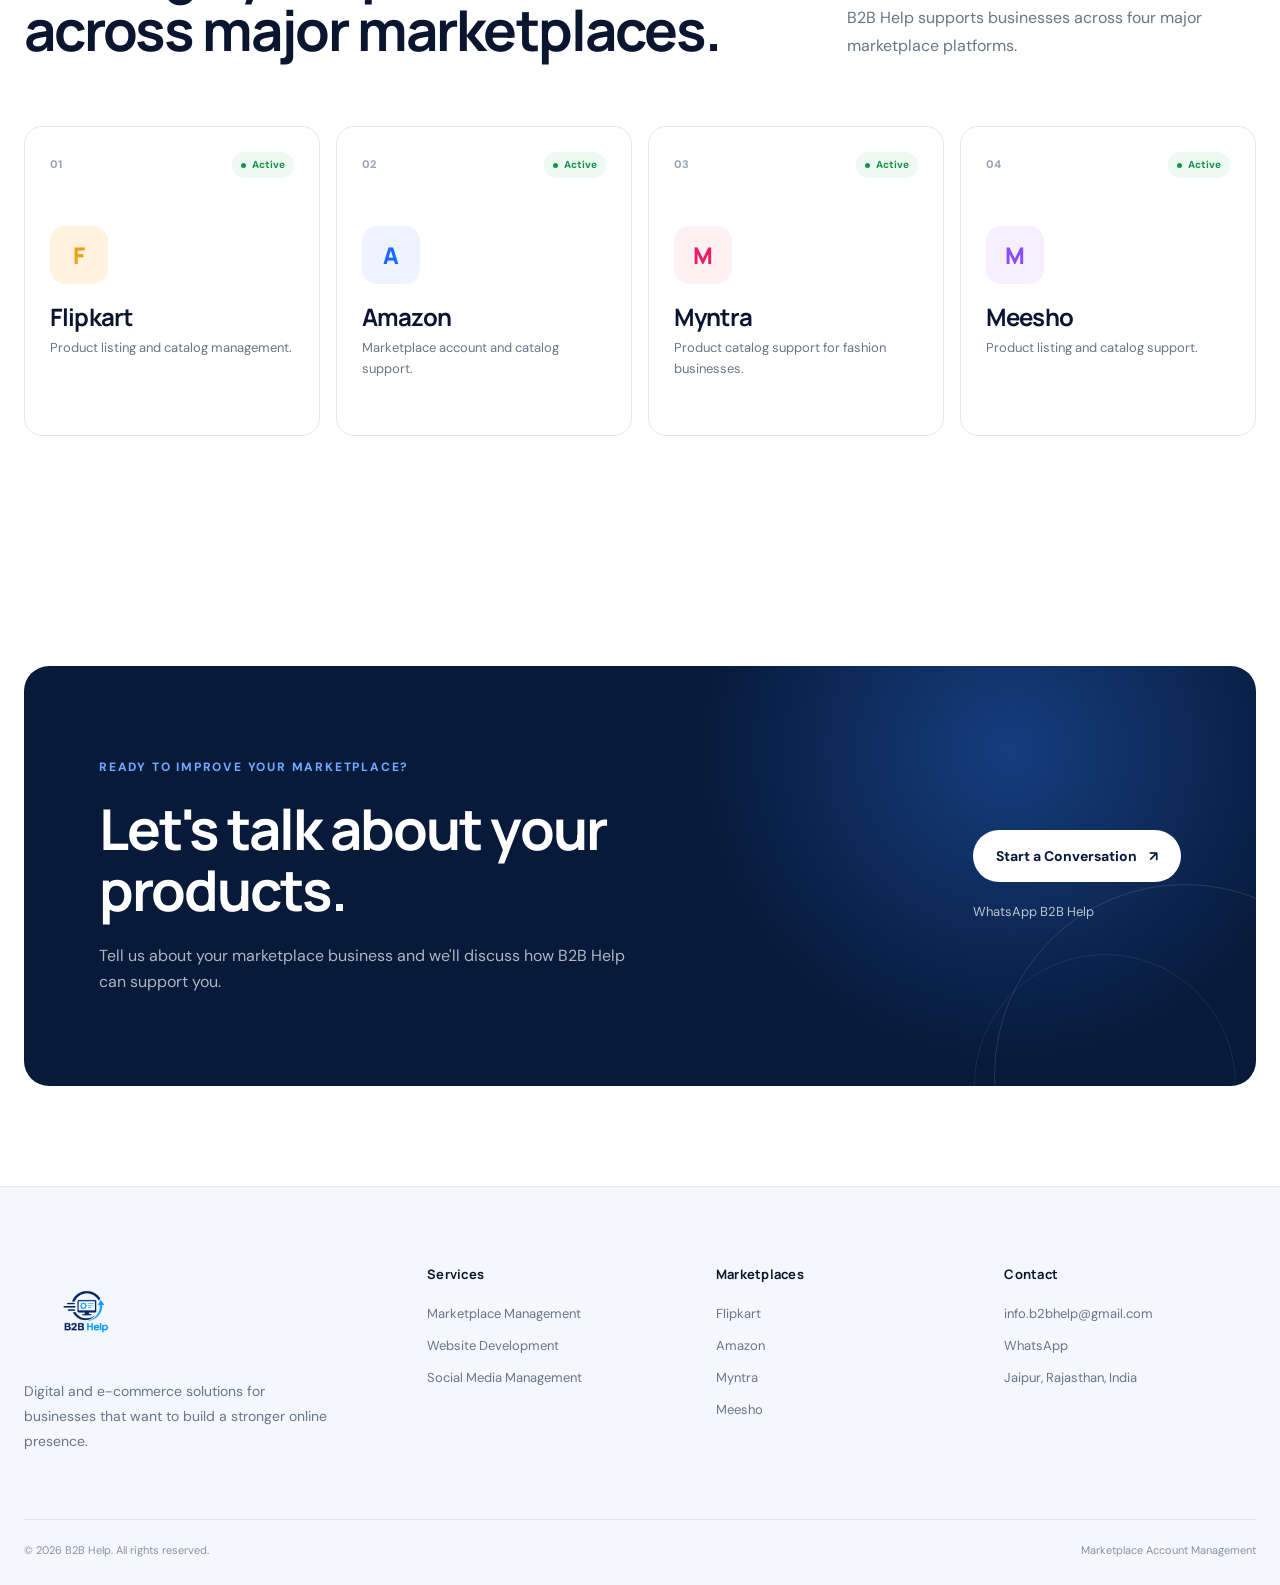
<file: service/marketplace-account-management.html>
<!DOCTYPE html>
<html lang="en">

<head>

    <meta charset="UTF-8">

    <meta name="viewport" content="width=device-width, initial-scale=1.0">

    <title>Marketplace Account Management | B2B Help</title>

    <meta
        name="description"
        content="B2B Help provides marketplace account management for Flipkart, Amazon, Myntra and Meesho, including product listing, catalog management, AI product photoshoot and ad planning."
    >

    <link rel="canonical"
        href="https://b2bhelp.in/service/marketplace-account-management.html">

    <link rel="preconnect" href="https://fonts.googleapis.com">

    <link rel="preconnect"
        href="https://fonts.gstatic.com"
        crossorigin>

    <link
        href="https://fonts.googleapis.com/css2?family=DM+Sans:wght@400;500;600;700&family=Manrope:wght@500;600;700;800&display=swap"
        rel="stylesheet">

    <link rel="stylesheet" href="/css/style.css">

</head>


<body>


<!-- HEADER -->

<header class="site-header">

    <div class="container nav-container">

       <a href="/" class="logo">
    <img src="/assets/logo.png" alt="B2B Help">
</a>

        <nav class="main-nav">

            <a href="/">Home</a>

            <a href="/#services">Services</a>

            <a href="/#marketplaces" class="active">
                Marketplaces
            </a>

            <a href="/#industries">Industries</a>

            <a href="/#work">Our Work</a>

            <a href="/#contact">Contact</a>

        </nav>

        <a href="/#contact" class="nav-button">
            Let's Talk
            <span>↗</span>
        </a>

        <button class="menu-toggle" aria-label="Open menu">
            <span></span>
            <span></span>
            <span></span>
        </button>

    </div>

</header>


<main>


<!-- HERO -->

<section class="hero service-page-hero">

    <div class="container hero-grid">

        <div class="hero-content">

            <div class="eyebrow">
                MARKETPLACE MANAGEMENT
            </div>

            <h1>
                Manage Your
                <span>Marketplace</span>
                Presence Better.
            </h1>

            <p class="hero-text">
                B2B Help supports marketplace sellers with professional
                product listings, catalog management, AI product
                photoshoots and ad planning.
            </p>

            <div class="hero-buttons">

                <a href="/#contact"
                   class="btn btn-primary">
                    Talk to Our Team
                    <span>↗</span>
                </a>

                <a href="#marketplace-services"
                   class="btn btn-secondary">
                    Explore Services
                </a>

            </div>

        </div>


        <div class="hero-visual">

            <div class="visual-glow"></div>

            <div class="orbit orbit-one"></div>
            <div class="orbit orbit-two"></div>

            <div class="hero-center">

                <div class="center-logo">
                    4
                </div>

                <div class="center-title">
                    MARKETPLACES
                </div>

                <div class="center-small">
                    FLIPKART • AMAZON • MYNTRA • MEESHO
                </div>

            </div>


            <div class="floating-card card-marketplace">

                <div class="floating-icon">
                    F
                </div>

                <div>
                    <strong>Flipkart</strong>
                    <small>Active Marketplace</small>
                </div>

            </div>


            <div class="floating-card card-website">

                <div class="floating-icon">
                    A
                </div>

                <div>
                    <strong>Amazon</strong>
                    <small>Active Marketplace</small>
                </div>

            </div>


            <div class="floating-card card-social">

                <div class="floating-icon">
                    M
                </div>

                <div>
                    <strong>Myntra / Meesho</strong>
                    <small>Marketplace Support</small>
                </div>

            </div>

        </div>

    </div>

</section>


<!-- INTRO -->

<section class="intro-section">

    <div class="container intro-grid">

        <div>

            <div class="section-label">
                MARKETPLACE SUPPORT
            </div>

            <h2>
                Your products deserve
                a stronger marketplace presence.
            </h2>

        </div>

        <div>

            <p class="intro-text">
                Managing marketplace listings takes time,
                consistency and attention to detail.
            </p>

            <p>
                B2B Help helps businesses organize and improve
                their marketplace presence so they can focus
                more on their products and customers.
            </p>

        </div>

    </div>

</section>


<!-- SERVICES -->

<section class="services-section"
         id="marketplace-services">

    <div class="container">

        <div class="section-heading">

            <div>

                <div class="section-label">
                    WHAT WE HANDLE
                </div>

                <h2>
                    Focused marketplace
                    services.
                </h2>

            </div>

            <p>
                Our marketplace account management service
                focuses on four key areas.
            </p>

        </div>


        <div class="services-showcase">


            <!-- LISTING -->

            <div class="service-block service-blue">

                <div class="service-number">
                    01
                </div>

                <div class="service-main">

                    <div class="service-tag">
                        PRODUCT LISTING
                    </div>

                    <h3>
                        Get Your Products
                        Listed Professionally.
                    </h3>

                    <p>
                        We help prepare and manage product listings
                        so important product information is organized
                        clearly for marketplace customers.
                    </p>

                </div>

                <div class="service-arrow">
                    ↗
                </div>

            </div>


            <!-- CATALOG -->

            <div class="service-block service-light">

                <div class="service-number">
                    02
                </div>

                <div class="service-main">

                    <div class="service-tag">
                        CATALOG MANAGEMENT
                    </div>

                    <h3>
                        Organized Catalogs.
                        Better Presentation.
                    </h3>

                    <p>
                        We help businesses maintain product catalog
                        information and keep marketplace content
                        structured and consistent.
                    </p>

                </div>

                <div class="service-arrow">
                    ↗
                </div>

            </div>


            <!-- AI PHOTOSHOOT -->

            <div class="service-block service-dark">

                <div class="service-number">
                    03
                </div>

                <div class="service-main">

                    <div class="service-tag">
                        AI PRODUCT PHOTOSHOOT
                    </div>

                    <h3>
                        Better Product
                        Visuals.
                    </h3>

                    <p>
                        Create professional-looking product visuals
                        using AI-assisted product photoshoot concepts
                        designed for online selling.
                    </p>

                </div>

                <div class="service-arrow">
                    ↗
                </div>

            </div>


            <!-- ADS -->

            <div class="service-block service-light">

                <div class="service-number">
                    04
                </div>

                <div class="service-main">

                    <div class="service-tag">
                        AD PLANNING
                    </div>

                    <h3>
                        Plan Your Marketplace
                        Advertising.
                    </h3>

                    <p>
                        We help businesses plan marketplace advertising
                        activities around their products, categories
                        and business objectives.
                    </p>

                </div>

                <div class="service-arrow">
                    ↗
                </div>

            </div>

        </div>

    </div>

</section>


<!-- MARKETPLACES -->

<section class="marketplace-section">

    <div class="container">

        <div class="marketplace-header">

            <div>

                <div class="section-label">
                    PLATFORMS
                </div>

                <h2>
                    Manage your presence
                    across major marketplaces.
                </h2>

            </div>

            <p>
                B2B Help supports businesses across four major
                marketplace platforms.
            </p>

        </div>


        <div class="marketplace-grid">


            <div class="marketplace-card">

                <div class="marketplace-top">

                    <span class="marketplace-number">
                        01
                    </span>

                    <span class="status">
                        Active
                    </span>

                </div>

                <div class="marketplace-logo flipkart-logo">
                    F
                </div>

                <h3>
                    Flipkart
                </h3>

                <p>
                    Product listing and catalog management.
                </p>

            </div>


            <div class="marketplace-card">

                <div class="marketplace-top">

                    <span class="marketplace-number">
                        02
                    </span>

                    <span class="status">
                        Active
                    </span>

                </div>

                <div class="marketplace-logo amazon-logo">
                    A
                </div>

                <h3>
                    Amazon
                </h3>

                <p>
                    Marketplace account and catalog support.
                </p>

            </div>


            <div class="marketplace-card">

                <div class="marketplace-top">

                    <span class="marketplace-number">
                        03
                    </span>

                    <span class="status">
                        Active
                    </span>

                </div>

                <div class="marketplace-logo myntra-logo">
                    M
                </div>

                <h3>
                    Myntra
                </h3>

                <p>
                    Product catalog support for fashion businesses.
                </p>

            </div>


            <div class="marketplace-card">

                <div class="marketplace-top">

                    <span class="marketplace-number">
                        04
                    </span>

                    <span class="status">
                        Active
                    </span>

                </div>

                <div class="marketplace-logo meesho-logo">
                    M
                </div>

                <h3>
                    Meesho
                </h3>

                <p>
                    Product listing and catalog support.
                </p>

            </div>

        </div>

    </div>

</section>


<!-- CTA -->

<section class="cta-section">

    <div class="container">

        <div class="cta-box">

            <div class="cta-content">

                <div class="section-label">
                    READY TO IMPROVE YOUR MARKETPLACE?
                </div>

                <h2>
                    Let's talk about
                    your products.
                </h2>

                <p>
                    Tell us about your marketplace business and
                    we'll discuss how B2B Help can support you.
                </p>

            </div>

            <div class="cta-actions">

                <a href="/#contact"
                   class="btn btn-white">
                    Start a Conversation
                    <span>↗</span>
                </a>

                <a href="https://wa.me/918003769737"
                   target="_blank"
                   rel="noopener noreferrer"
                   class="cta-email">
                    WhatsApp B2B Help
                </a>

            </div>

        </div>

    </div>

</section>


</main>


<!-- FOOTER -->

<footer class="site-footer">

    <div class="container">

        <div class="footer-main">

            <div class="footer-brand">

                <a href="/" class="logo footer-logo" aria-label="B2B Help Home">
                    <img src="/assets/logo.png" alt="B2B Help">
                </a>

                <p>
                    Digital and e-commerce solutions for businesses
                    that want to build a stronger online presence.
                </p>

            </div>


            <div class="footer-column">

                <h4>Services</h4>

                <a href="/service/marketplace-account-management.html">
                    Marketplace Management
                </a>

                <a href="/service/website-development.html">
                    Website Development
                </a>

                <a href="/service/social-media-management.html">
                    Social Media Management
                </a>

            </div>


            <div class="footer-column">

                <h4>Marketplaces</h4>

                <a href="/service/marketplace-account-management.html">
                    Flipkart
                </a>

                <a href="/service/marketplace-account-management.html">
                    Amazon
                </a>

                <a href="/service/marketplace-account-management.html">
                    Myntra
                </a>

                <a href="/service/marketplace-account-management.html">
                    Meesho
                </a>

            </div>


            <div class="footer-column">

                <h4>Contact</h4>

                <a href="mailto:info.b2bhelp@gmail.com">
                   info.b2bhelp@gmail.com
                </a>

                <a href="https://wa.me/918003769737"
                   target="_blank"
                   rel="noopener noreferrer">
                    WhatsApp
                </a>

                <span>
                    Jaipur, Rajasthan, India
                </span>

            </div>

        </div>


        <div class="footer-bottom">

            <span>
                © 2026 B2B Help. All rights reserved.
            </span>

            <span>
                Marketplace Account Management
            </span>

        </div>

    </div>

</footer>


<script src="/js/main.js"></script>

</body>
</html>
</file>
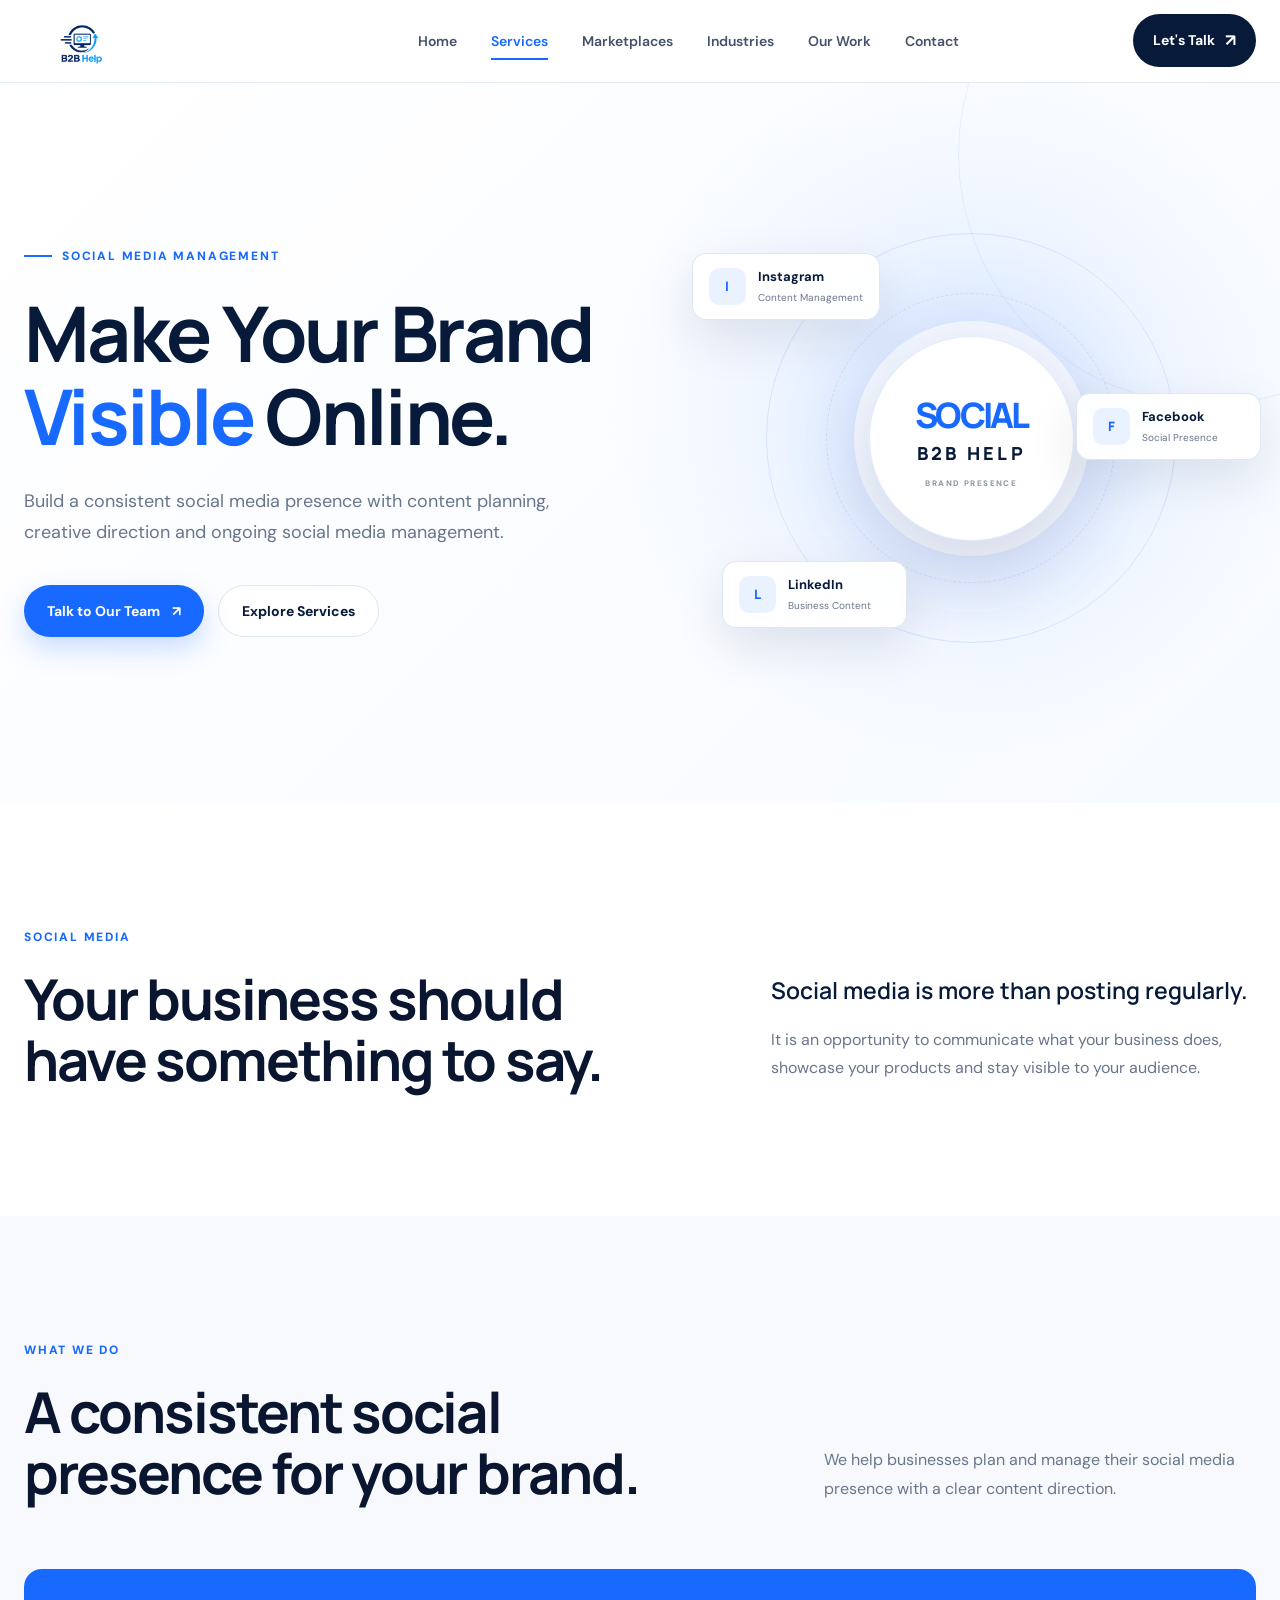
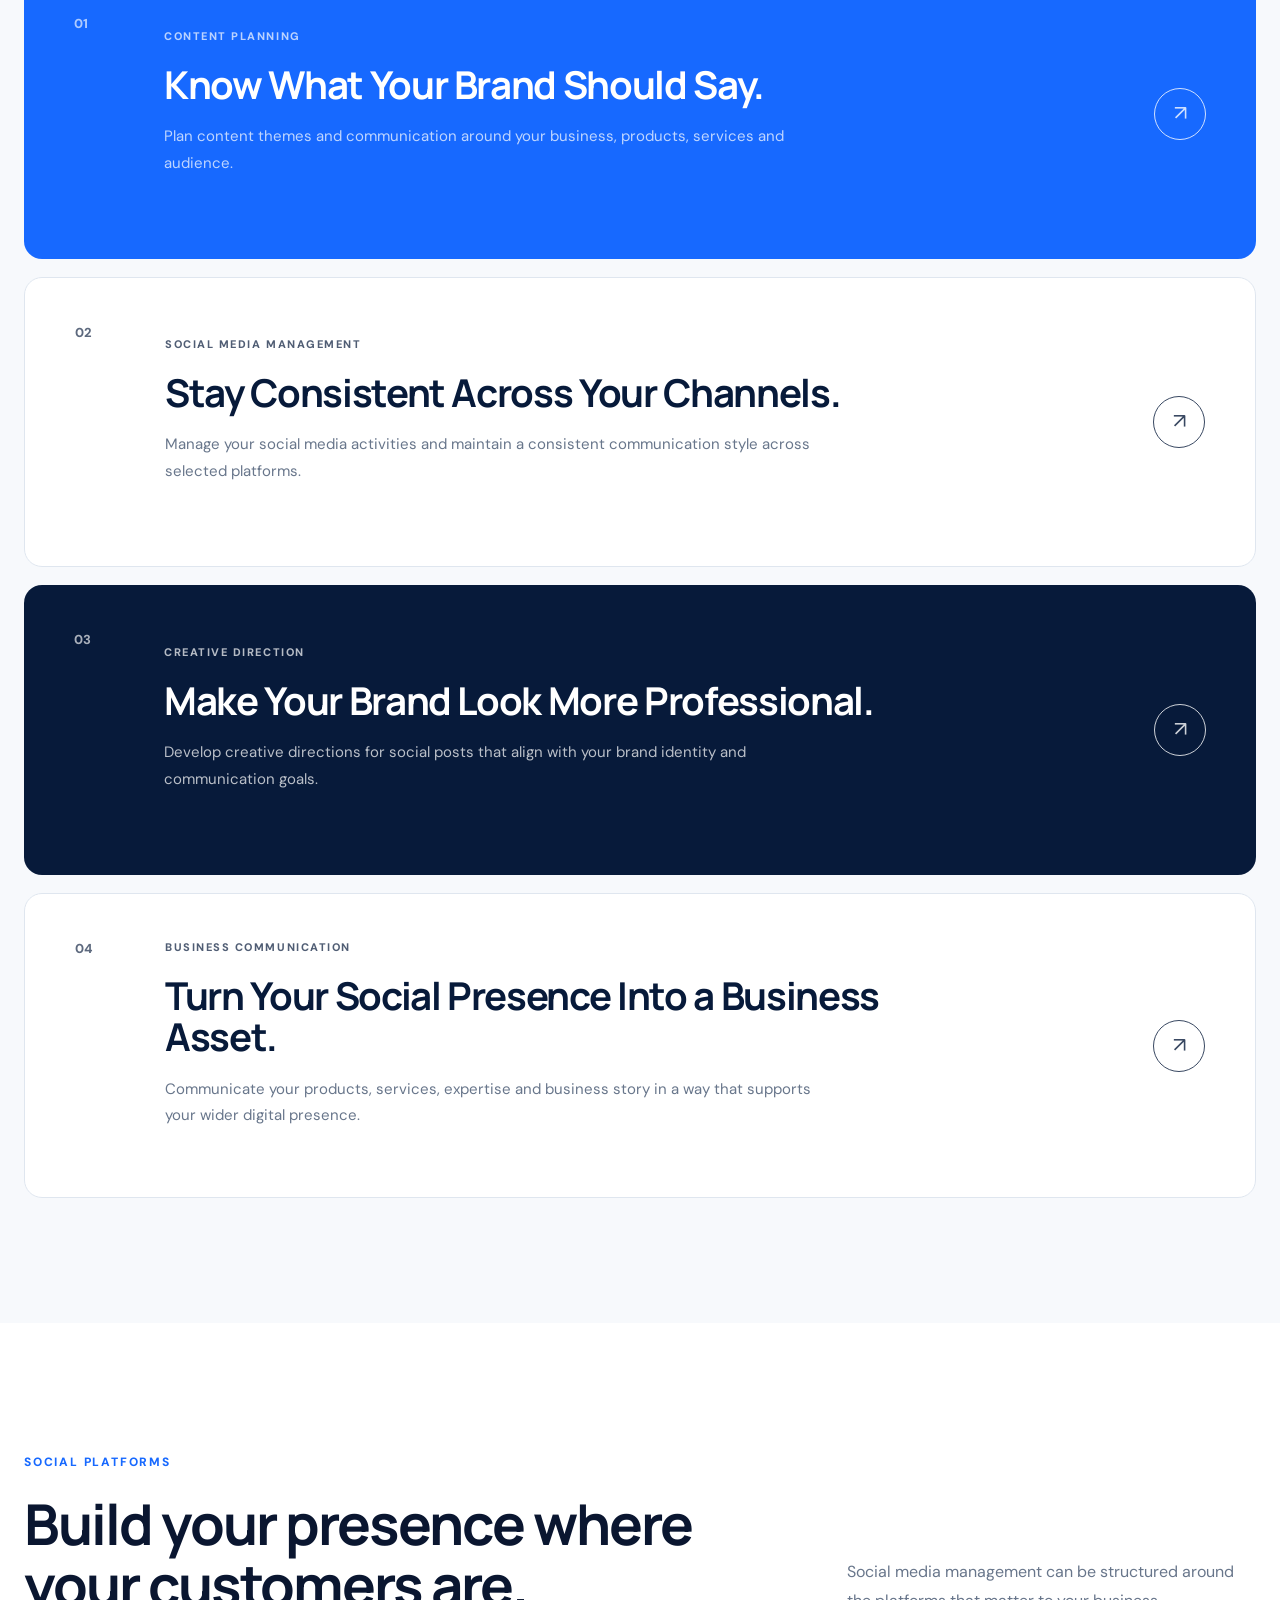
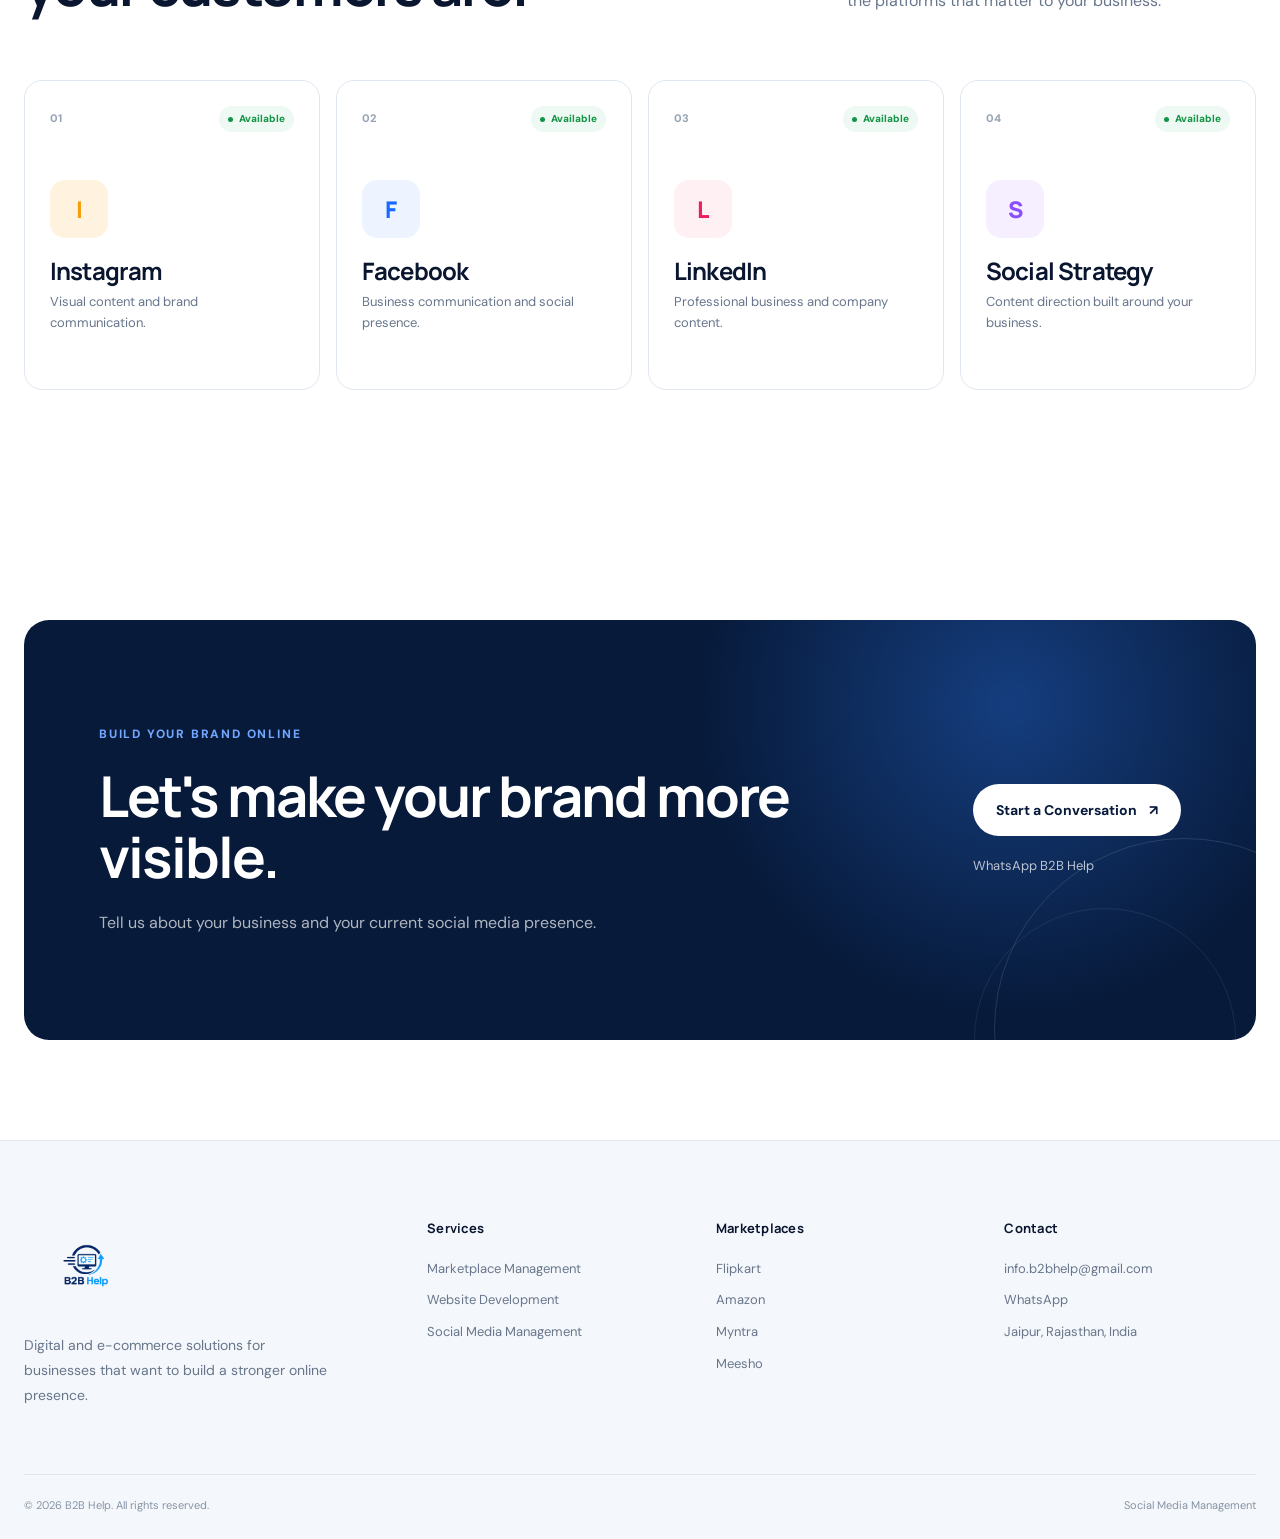
<file: service/social-media-management.html>
<!DOCTYPE html>
<html lang="en">

<head>

    <meta charset="UTF-8">

    <meta name="viewport"
          content="width=device-width, initial-scale=1.0">

    <title>Social Media Management | B2B Help</title>

    <meta
        name="description"
        content="B2B Help provides social media management for businesses, including content planning, social media management and brand communication."
    >

    <link rel="canonical"
        href="https://b2bhelp.in/service/social-media-management.html">

    <link rel="preconnect"
          href="https://fonts.googleapis.com">

    <link rel="preconnect"
          href="https://fonts.gstatic.com"
          crossorigin>

    <link
        href="https://fonts.googleapis.com/css2?family=DM+Sans:wght@400;500;600;700&family=Manrope:wght@500;600;700;800&display=swap"
        rel="stylesheet">

    <link rel="stylesheet" href="/css/style.css">

</head>


<body>


<header class="site-header">

    <div class="container nav-container">

       <a href="/" class="logo">
    <img src="/assets/logo.png" alt="B2B Help">
</a>


        <nav class="main-nav">

            <a href="/">
                Home
            </a>

            <a href="/#services" class="active">
                Services
            </a>

            <a href="/#marketplaces">
                Marketplaces
            </a>

            <a href="/#industries">
                Industries
            </a>

            <a href="/#work">
                Our Work
            </a>

            <a href="/#contact">
                Contact
            </a>

        </nav>


        <a href="/#contact"
           class="nav-button">

            Let's Talk
            <span>↗</span>

        </a>


        <button class="menu-toggle"
                aria-label="Open menu">

            <span></span>
            <span></span>
            <span></span>

        </button>

    </div>

</header>


<main>


<!-- HERO -->

<section class="hero">

    <div class="container hero-grid">

        <div class="hero-content">

            <div class="eyebrow">
                SOCIAL MEDIA MANAGEMENT
            </div>

            <h1>
                Make Your Brand
                <span>Visible</span>
                Online.
            </h1>

            <p class="hero-text">
                Build a consistent social media presence with
                content planning, creative direction and ongoing
                social media management.
            </p>


            <div class="hero-buttons">

                <a href="/#contact"
                   class="btn btn-primary">

                    Talk to Our Team

                    <span>↗</span>

                </a>


                <a href="#social-services"
                   class="btn btn-secondary">

                    Explore Services

                </a>

            </div>

        </div>


        <div class="hero-visual">

            <div class="visual-glow"></div>

            <div class="orbit orbit-one"></div>
            <div class="orbit orbit-two"></div>


            <div class="hero-center">

                <div class="center-logo">
                    SOCIAL
                </div>

                <div class="center-title">
                    B2B HELP
                </div>

                <div class="center-small">
                    BRAND PRESENCE
                </div>

            </div>


            <div class="floating-card card-marketplace">

                <div class="floating-icon">
                    I
                </div>

                <div>

                    <strong>
                        Instagram
                    </strong>

                    <small>
                        Content Management
                    </small>

                </div>

            </div>


            <div class="floating-card card-website">

                <div class="floating-icon">
                    F
                </div>

                <div>

                    <strong>
                        Facebook
                    </strong>

                    <small>
                        Social Presence
                    </small>

                </div>

            </div>


            <div class="floating-card card-social">

                <div class="floating-icon">
                    L
                </div>

                <div>

                    <strong>
                        LinkedIn
                    </strong>

                    <small>
                        Business Content
                    </small>

                </div>

            </div>

        </div>

    </div>

</section>


<!-- INTRO -->

<section class="intro-section">

    <div class="container intro-grid">

        <div>

            <div class="section-label">
                SOCIAL MEDIA
            </div>

            <h2>
                Your business should
                have something to say.
            </h2>

        </div>


        <div>

            <p class="intro-text">
                Social media is more than posting regularly.
            </p>

            <p>
                It is an opportunity to communicate what your
                business does, showcase your products and stay
                visible to your audience.
            </p>

        </div>

    </div>

</section>


<!-- SERVICES -->

<section class="services-section"
         id="social-services">

    <div class="container">

        <div class="section-heading">

            <div>

                <div class="section-label">
                    WHAT WE DO
                </div>

                <h2>
                    A consistent social
                    presence for your brand.
                </h2>

            </div>

            <p>
                We help businesses plan and manage their social
                media presence with a clear content direction.
            </p>

        </div>


        <div class="services-showcase">


            <div class="service-block service-blue">

                <div class="service-number">
                    01
                </div>

                <div class="service-main">

                    <div class="service-tag">
                        CONTENT PLANNING
                    </div>

                    <h3>
                        Know What Your
                        Brand Should Say.
                    </h3>

                    <p>
                        Plan content themes and communication
                        around your business, products, services
                        and audience.
                    </p>

                </div>

                <div class="service-arrow">
                    ↗
                </div>

            </div>


            <div class="service-block service-light">

                <div class="service-number">
                    02
                </div>

                <div class="service-main">

                    <div class="service-tag">
                        SOCIAL MEDIA MANAGEMENT
                    </div>

                    <h3>
                        Stay Consistent
                        Across Your Channels.
                    </h3>

                    <p>
                        Manage your social media activities and
                        maintain a consistent communication style
                        across selected platforms.
                    </p>

                </div>

                <div class="service-arrow">
                    ↗
                </div>

            </div>


            <div class="service-block service-dark">

                <div class="service-number">
                    03
                </div>

                <div class="service-main">

                    <div class="service-tag">
                        CREATIVE DIRECTION
                    </div>

                    <h3>
                        Make Your Brand
                        Look More Professional.
                    </h3>

                    <p>
                        Develop creative directions for social
                        posts that align with your brand identity
                        and communication goals.
                    </p>

                </div>

                <div class="service-arrow">
                    ↗
                </div>

            </div>


            <div class="service-block service-light">

                <div class="service-number">
                    04
                </div>

                <div class="service-main">

                    <div class="service-tag">
                        BUSINESS COMMUNICATION
                    </div>

                    <h3>
                        Turn Your Social
                        Presence Into a Business Asset.
                    </h3>

                    <p>
                        Communicate your products, services,
                        expertise and business story in a way
                        that supports your wider digital presence.
                    </p>

                </div>

                <div class="service-arrow">
                    ↗
                </div>

            </div>

        </div>

    </div>

</section>


<!-- PLATFORMS -->

<section class="marketplace-section">

    <div class="container">

        <div class="marketplace-header">

            <div>

                <div class="section-label">
                    SOCIAL PLATFORMS
                </div>

                <h2>
                    Build your presence
                    where your customers are.
                </h2>

            </div>

            <p>
                Social media management can be structured
                around the platforms that matter to your business.
            </p>

        </div>


        <div class="marketplace-grid">


            <div class="marketplace-card">

                <div class="marketplace-top">

                    <span class="marketplace-number">
                        01
                    </span>

                    <span class="status">
                        Available
                    </span>

                </div>

                <div class="marketplace-logo flipkart-logo">
                    I
                </div>

                <h3>
                    Instagram
                </h3>

                <p>
                    Visual content and brand communication.
                </p>

            </div>


            <div class="marketplace-card">

                <div class="marketplace-top">

                    <span class="marketplace-number">
                        02
                    </span>

                    <span class="status">
                        Available
                    </span>

                </div>

                <div class="marketplace-logo amazon-logo">
                    F
                </div>

                <h3>
                    Facebook
                </h3>

                <p>
                    Business communication and social presence.
                </p>

            </div>


            <div class="marketplace-card">

                <div class="marketplace-top">

                    <span class="marketplace-number">
                        03
                    </span>

                    <span class="status">
                        Available
                    </span>

                </div>

                <div class="marketplace-logo myntra-logo">
                    L
                </div>

                <h3>
                    LinkedIn
                </h3>

                <p>
                    Professional business and company content.
                </p>

            </div>


            <div class="marketplace-card">

                <div class="marketplace-top">

                    <span class="marketplace-number">
                        04
                    </span>

                    <span class="status">
                        Available
                    </span>

                </div>

                <div class="marketplace-logo meesho-logo">
                    S
                </div>

                <h3>
                    Social Strategy
                </h3>

                <p>
                    Content direction built around your business.
                </p>

            </div>

        </div>

    </div>

</section>


<!-- CTA -->

<section class="cta-section">

    <div class="container">

        <div class="cta-box">

            <div class="cta-content">

                <div class="section-label">
                    BUILD YOUR BRAND ONLINE
                </div>

                <h2>
                    Let's make your
                    brand more visible.
                </h2>

                <p>
                    Tell us about your business and your current
                    social media presence.
                </p>

            </div>


            <div class="cta-actions">

                <a href="/#contact"
                   class="btn btn-white">

                    Start a Conversation

                    <span>↗</span>

                </a>


                <a href="https://wa.me/918003769737"
                   target="_blank"
                   rel="noopener noreferrer"
                   class="cta-email">

                    WhatsApp B2B Help

                </a>

            </div>

        </div>

    </div>

</section>


</main>


<!-- FOOTER -->

<footer class="site-footer">

    <div class="container">

        <div class="footer-main">


            <div class="footer-brand">

                <a href="/" class="logo footer-logo" aria-label="B2B Help Home">
                    <img src="/assets/logo.png" alt="B2B Help">
                </a>

                <p>
                    Digital and e-commerce solutions for businesses
                    that want to build a stronger online presence.
                </p>

            </div>


            <div class="footer-column">

                <h4>
                    Services
                </h4>

                <a href="/service/marketplace-account-management.html">
                    Marketplace Management
                </a>

                <a href="/service/website-development.html">
                    Website Development
                </a>

                <a href="/service/social-media-management.html">
                    Social Media Management
                </a>

            </div>


            <div class="footer-column">

                <h4>
                    Marketplaces
                </h4>

                <a href="/service/marketplace-account-management.html">
                    Flipkart
                </a>

                <a href="/service/marketplace-account-management.html">
                    Amazon
                </a>

                <a href="/service/marketplace-account-management.html">
                    Myntra
                </a>

                <a href="/service/marketplace-account-management.html">
                    Meesho
                </a>

            </div>


            <div class="footer-column">

                <h4>
                    Contact
                </h4>

                <a href="mailto:info.b2bhelp@gmail.com">
                    info.b2bhelp@gmail.com
                </a>

                <a href="https://wa.me/918003769737"
                   target="_blank"
                   rel="noopener noreferrer">
                    WhatsApp
                </a>

                <span>
                    Jaipur, Rajasthan, India
                </span>

            </div>

        </div>


        <div class="footer-bottom">

            <span>
                © 2026 B2B Help. All rights reserved.
            </span>

            <span>
                Social Media Management
            </span>

        </div>

    </div>

</footer>


<script src="/js/main.js"></script>

</body>
</html>
</file>
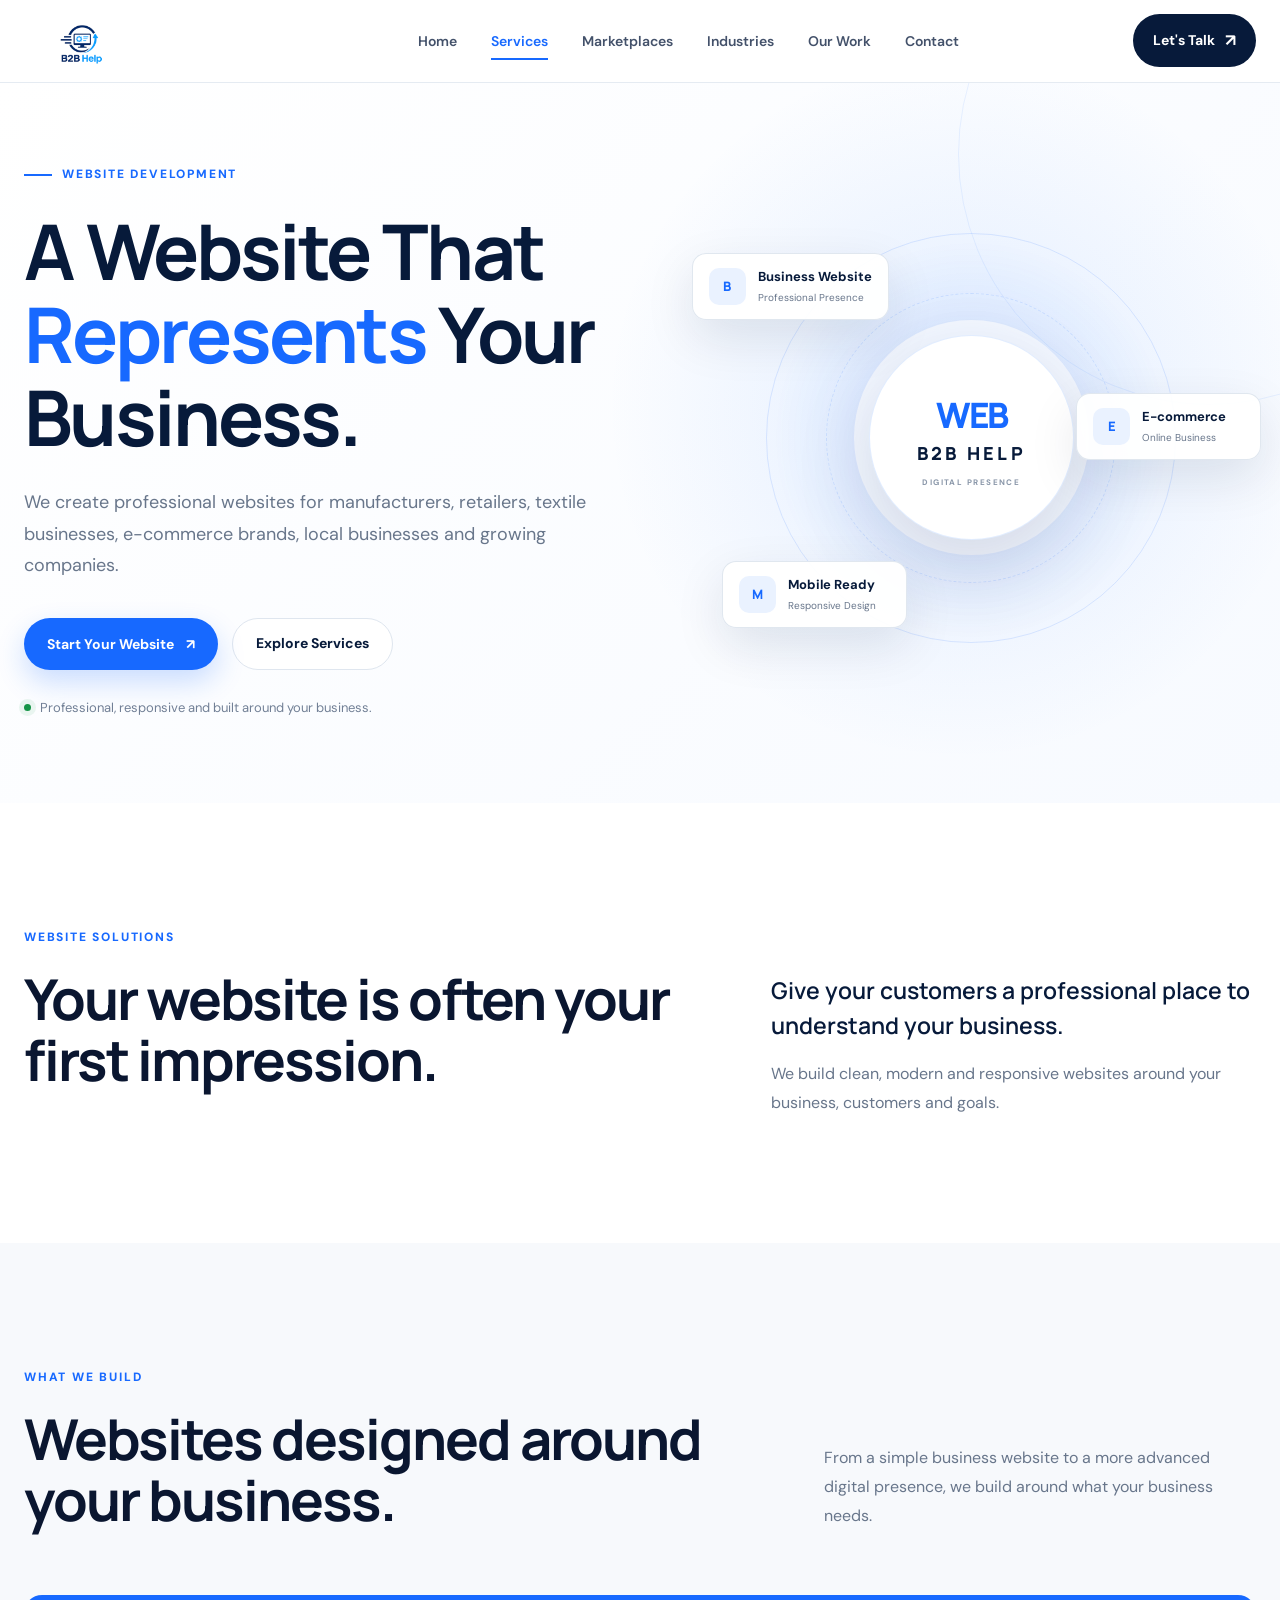
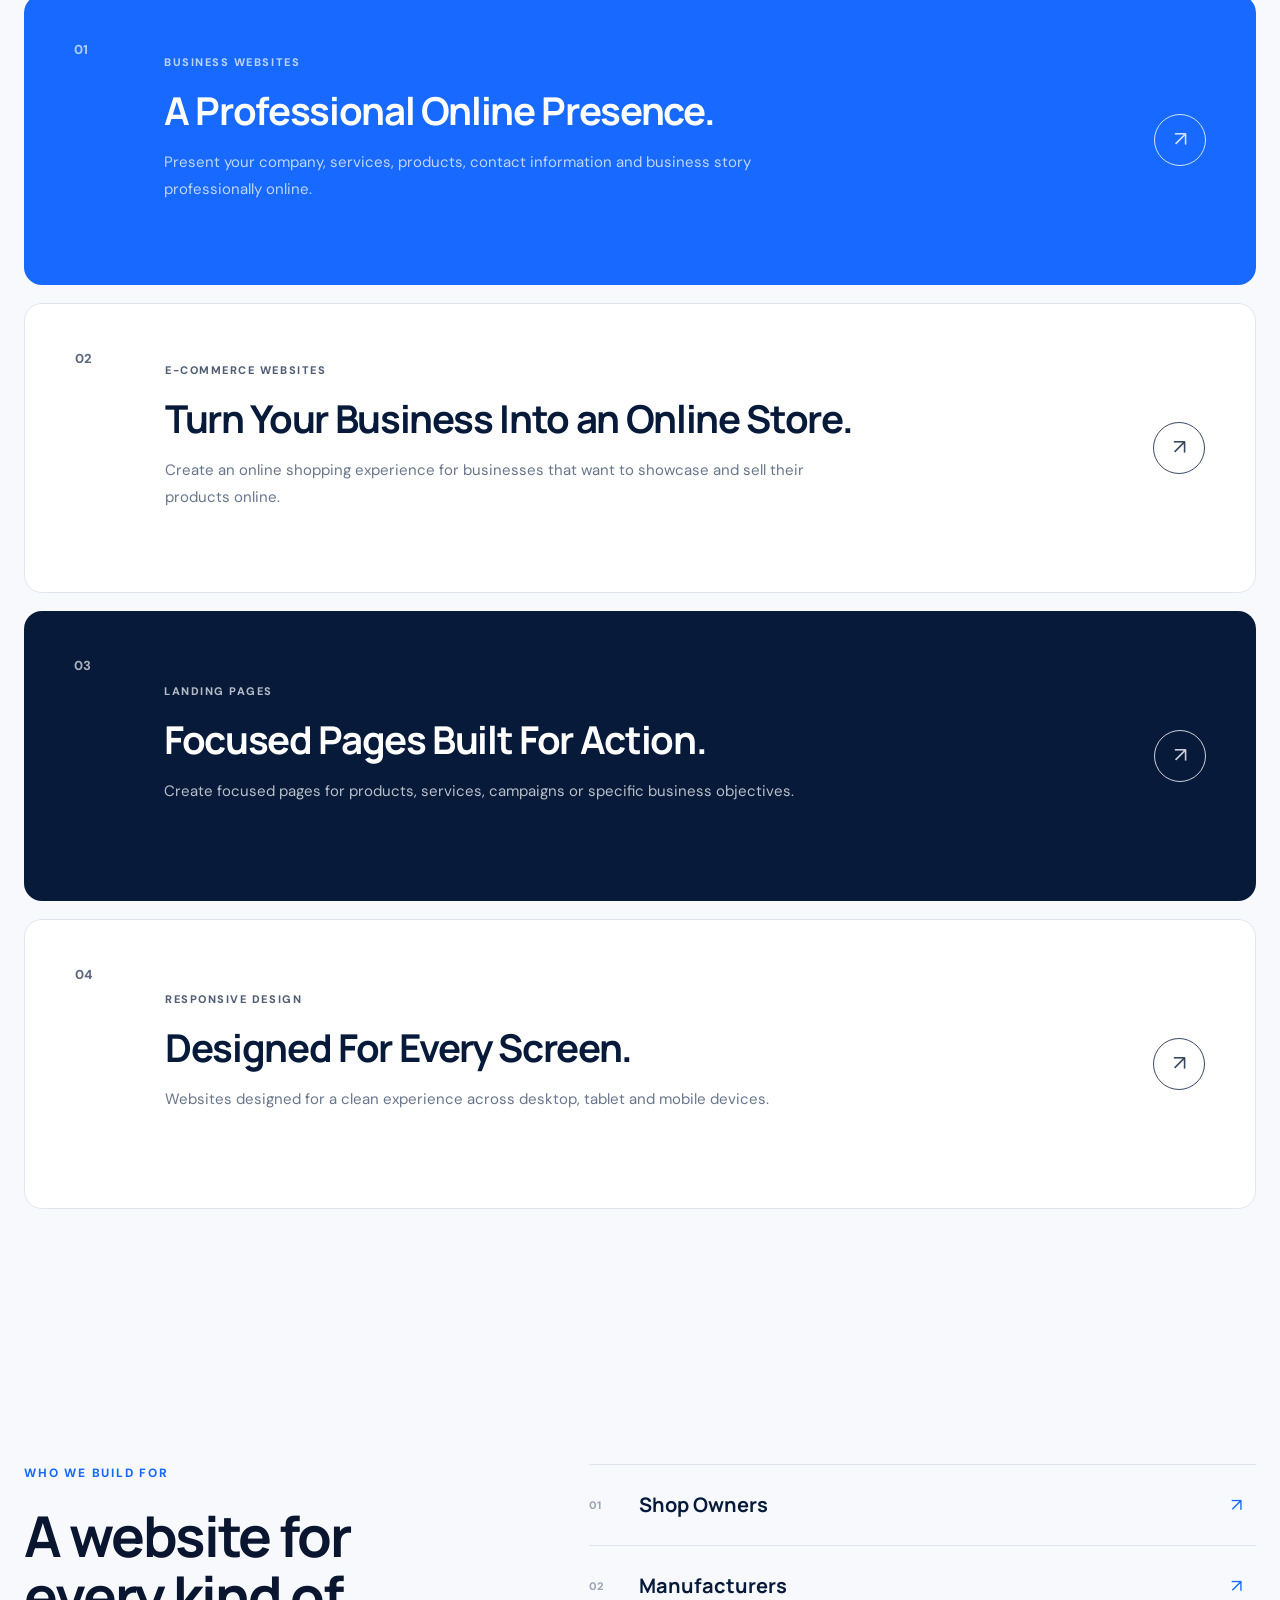
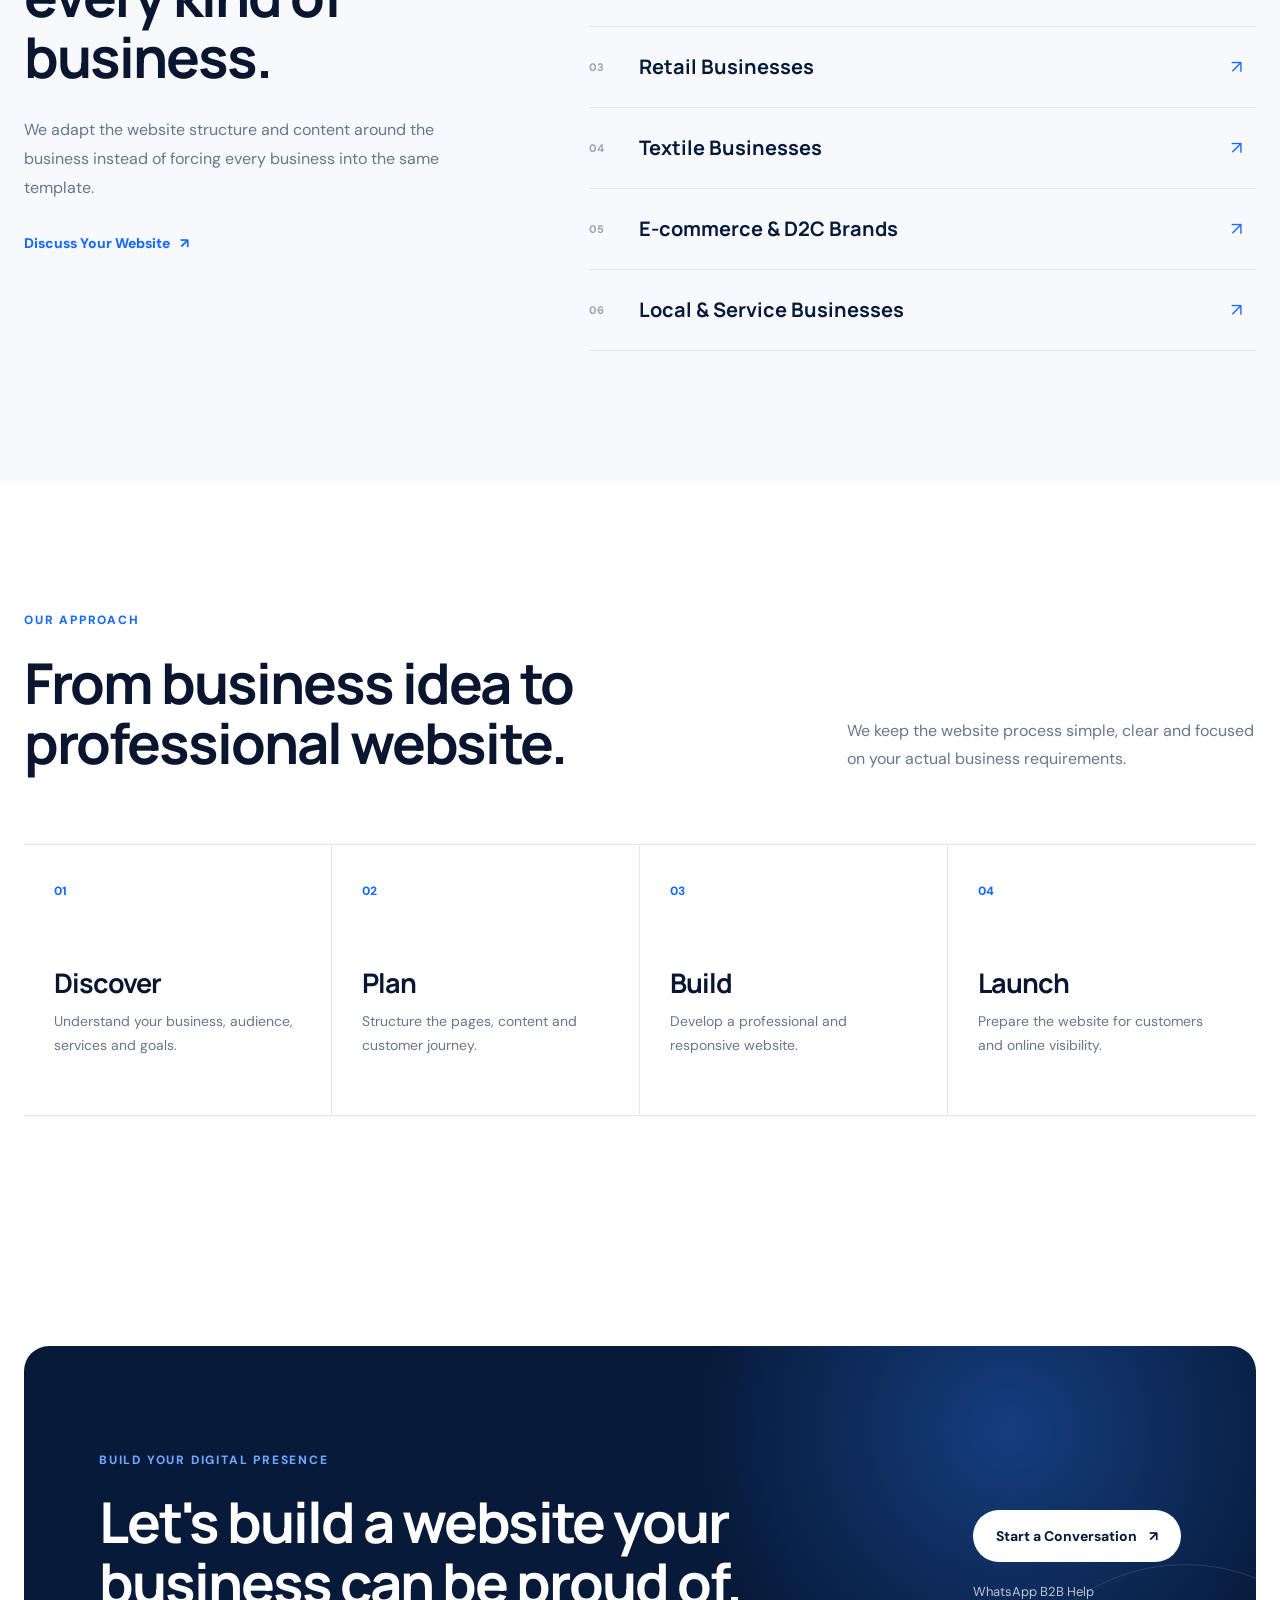
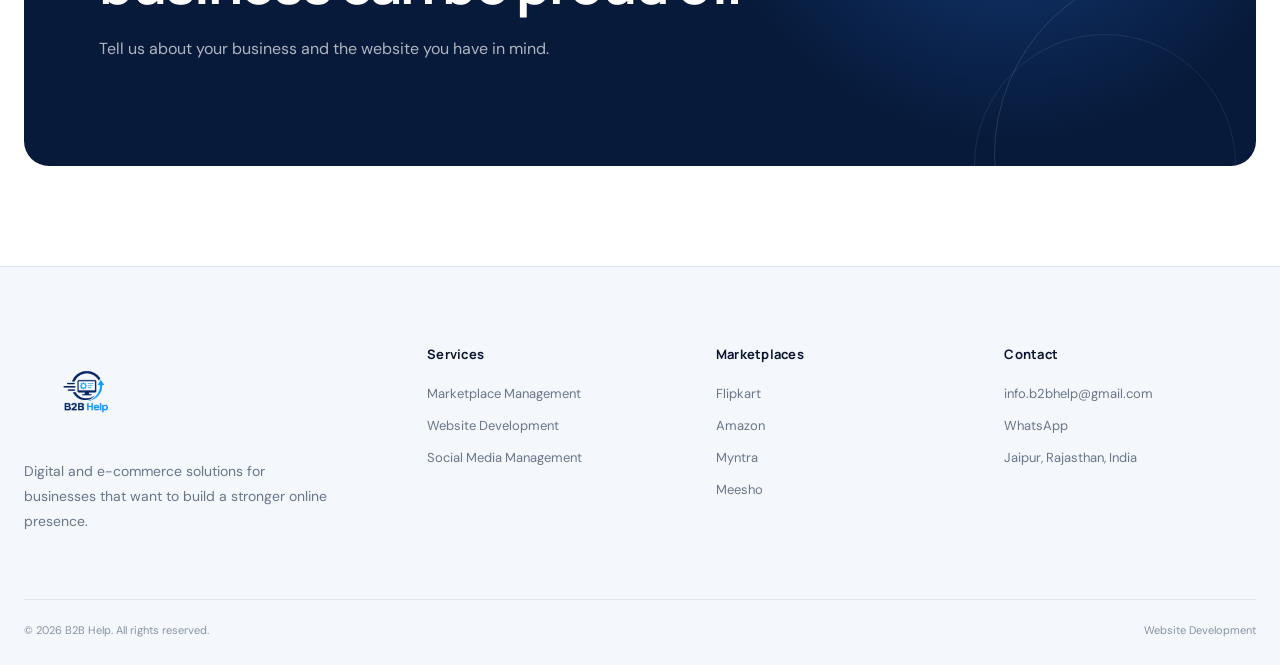
<file: service/website-development.html>
<!DOCTYPE html>
<html lang="en">
<head>
    <meta charset="UTF-8">
    <meta name="viewport" content="width=device-width, initial-scale=1.0">

    <title>Website Development | B2B Help</title>

    <meta name="description" content="B2B Help creates professional websites for shop owners, manufacturers, retailers, textile businesses, e-commerce brands, local businesses and growing companies.">

    <meta name="robots" content="index, follow">
    <link rel="canonical" href="https://b2bhelp.in/service/website-development.html">

    <meta property="og:title" content="Website Development | B2B Help">
    <meta property="og:description" content="Professional websites designed around your business, customers and goals.">
    <meta property="og:url" content="https://b2bhelp.in/service/website-development.html">
    <meta property="og:type" content="website">
    <meta property="og:image" content="https://b2bhelp.in/assets/logo.png">

    <link rel="icon" type="image/png" href="/assets/logo.png">

    <link rel="preconnect" href="https://fonts.googleapis.com">
    <link rel="preconnect" href="https://fonts.gstatic.com" crossorigin>
    <link href="https://fonts.googleapis.com/css2?family=DM+Sans:wght@400;500;600;700&family=Manrope:wght@500;600;700;800&display=swap" rel="stylesheet">

    <link rel="stylesheet" href="/css/style.css">
</head>

<body>

<header class="site-header">
    <div class="container nav-container">

        <a href="/" class="logo" aria-label="B2B Help Home">
            <img src="/assets/logo.png" alt="B2B Help">
        </a>

        <nav class="main-nav" aria-label="Main navigation">
            <a href="/">Home</a>
            <a href="/#services" class="active">Services</a>
            <a href="/#marketplaces">Marketplaces</a>
            <a href="/#industries">Industries</a>
            <a href="/#work">Our Work</a>
            <a href="/#contact">Contact</a>
        </nav>

        <a href="/#contact" class="nav-button">
            Let's Talk <span>↗</span>
        </a>

        <button class="menu-toggle" type="button" aria-label="Open menu" aria-expanded="false">
            <span></span>
            <span></span>
            <span></span>
        </button>

    </div>
</header>

<main>

<section class="hero service-page-hero">
    <div class="container hero-grid">

        <div class="hero-content">

            <div class="eyebrow">WEBSITE DEVELOPMENT</div>

            <h1>
                A Website That
                <span>Represents</span>
                Your Business.
            </h1>

            <p class="hero-text">
                We create professional websites for manufacturers,
                retailers, textile businesses, e-commerce brands,
                local businesses and growing companies.
            </p>

            <div class="hero-buttons">
                <a href="/#contact" class="btn btn-primary">
                    Start Your Website <span>↗</span>
                </a>

                <a href="#website-services" class="btn btn-secondary">
                    Explore Services
                </a>
            </div>

            <div class="hero-note">
                <span class="note-dot"></span>
                Professional, responsive and built around your business.
            </div>

        </div>

        <div class="hero-visual">

            <div class="visual-glow"></div>
            <div class="orbit orbit-one"></div>
            <div class="orbit orbit-two"></div>

            <div class="hero-center">
                <div class="center-logo">WEB</div>
                <div class="center-title">B2B HELP</div>
                <div class="center-small">DIGITAL PRESENCE</div>
            </div>

            <div class="floating-card card-marketplace">
                <div class="floating-icon">B</div>
                <div>
                    <strong>Business Website</strong>
                    <small>Professional Presence</small>
                </div>
            </div>

            <div class="floating-card card-website">
                <div class="floating-icon">E</div>
                <div>
                    <strong>E-commerce</strong>
                    <small>Online Business</small>
                </div>
            </div>

            <div class="floating-card card-social">
                <div class="floating-icon">M</div>
                <div>
                    <strong>Mobile Ready</strong>
                    <small>Responsive Design</small>
                </div>
            </div>

        </div>
    </div>
</section>


<section class="intro-section">
    <div class="container intro-grid">

        <div>
            <div class="section-label">WEBSITE SOLUTIONS</div>
            <h2>Your website is often your first impression.</h2>
        </div>

        <div>
            <p class="intro-text">
                Give your customers a professional place to understand your business.
            </p>

            <p>
                We build clean, modern and responsive websites around
                your business, customers and goals.
            </p>
        </div>

    </div>
</section>


<section class="services-section" id="website-services">
    <div class="container">

        <div class="section-heading">
            <div>
                <div class="section-label">WHAT WE BUILD</div>
                <h2>Websites designed around your business.</h2>
            </div>

            <p>
                From a simple business website to a more advanced
                digital presence, we build around what your business needs.
            </p>
        </div>

        <div class="services-showcase">

            <div class="service-block service-blue">
                <div class="service-number">01</div>

                <div class="service-main">
                    <div class="service-tag">BUSINESS WEBSITES</div>
                    <h3>A Professional Online Presence.</h3>
                    <p>
                        Present your company, services, products, contact
                        information and business story professionally online.
                    </p>
                </div>

                <div class="service-arrow">↗</div>
            </div>


            <div class="service-block service-light">
                <div class="service-number">02</div>

                <div class="service-main">
                    <div class="service-tag">E-COMMERCE WEBSITES</div>
                    <h3>Turn Your Business Into an Online Store.</h3>
                    <p>
                        Create an online shopping experience for businesses
                        that want to showcase and sell their products online.
                    </p>
                </div>

                <div class="service-arrow">↗</div>
            </div>


            <div class="service-block service-dark">
                <div class="service-number">03</div>

                <div class="service-main">
                    <div class="service-tag">LANDING PAGES</div>
                    <h3>Focused Pages Built For Action.</h3>
                    <p>
                        Create focused pages for products, services,
                        campaigns or specific business objectives.
                    </p>
                </div>

                <div class="service-arrow">↗</div>
            </div>


            <div class="service-block service-light">
                <div class="service-number">04</div>

                <div class="service-main">
                    <div class="service-tag">RESPONSIVE DESIGN</div>
                    <h3>Designed For Every Screen.</h3>
                    <p>
                        Websites designed for a clean experience across
                        desktop, tablet and mobile devices.
                    </p>
                </div>

                <div class="service-arrow">↗</div>
            </div>

        </div>
    </div>
</section>


<section class="industries-section">
    <div class="container">

        <div class="industries-grid">

            <div>
                <div class="section-label">WHO WE BUILD FOR</div>

                <h2>A website for every kind of business.</h2>

                <p>
                    We adapt the website structure and content around
                    the business instead of forcing every business
                    into the same template.
                </p>

                <a href="/#contact" class="text-button">
                    Discuss Your Website <span>↗</span>
                </a>
            </div>

            <div class="industry-list">

                <div class="industry-item">
                    <span>01</span>
                    <strong>Shop Owners</strong>
                    <span>↗</span>
                </div>

                <div class="industry-item">
                    <span>02</span>
                    <strong>Manufacturers</strong>
                    <span>↗</span>
                </div>

                <div class="industry-item">
                    <span>03</span>
                    <strong>Retail Businesses</strong>
                    <span>↗</span>
                </div>

                <div class="industry-item">
                    <span>04</span>
                    <strong>Textile Businesses</strong>
                    <span>↗</span>
                </div>

                <div class="industry-item">
                    <span>05</span>
                    <strong>E-commerce & D2C Brands</strong>
                    <span>↗</span>
                </div>

                <div class="industry-item">
                    <span>06</span>
                    <strong>Local & Service Businesses</strong>
                    <span>↗</span>
                </div>

            </div>

        </div>
    </div>
</section>


<section class="process-section">
    <div class="container">

        <div class="process-header">

            <div>
                <div class="section-label">OUR APPROACH</div>
                <h2>From business idea to professional website.</h2>
            </div>

            <p>
                We keep the website process simple, clear and focused
                on your actual business requirements.
            </p>

        </div>

        <div class="process-grid">

            <div class="process-item">
                <span>01</span>
                <h3>Discover</h3>
                <p>Understand your business, audience, services and goals.</p>
            </div>

            <div class="process-item">
                <span>02</span>
                <h3>Plan</h3>
                <p>Structure the pages, content and customer journey.</p>
            </div>

            <div class="process-item">
                <span>03</span>
                <h3>Build</h3>
                <p>Develop a professional and responsive website.</p>
            </div>

            <div class="process-item">
                <span>04</span>
                <h3>Launch</h3>
                <p>Prepare the website for customers and online visibility.</p>
            </div>

        </div>

    </div>
</section>


<section class="cta-section">
    <div class="container">

        <div class="cta-box">

            <div class="cta-content">
                <div class="section-label">BUILD YOUR DIGITAL PRESENCE</div>

                <h2>
                    Let's build a website your business can be proud of.
                </h2>

                <p>
                    Tell us about your business and the website you have in mind.
                </p>
            </div>

            <div class="cta-actions">

                <a href="/#contact" class="btn btn-white">
                    Start a Conversation <span>↗</span>
                </a>

                <a href="https://wa.me/918003769737"
                   target="_blank"
                   rel="noopener noreferrer"
                   class="cta-email">
                    WhatsApp B2B Help
                </a>

            </div>

        </div>
    </div>
</section>

</main>


<footer class="site-footer">
    <div class="container">

        <div class="footer-main">

            <div class="footer-brand">

                <a href="/" class="logo footer-logo">
                    <img src="/assets/logo.png" alt="B2B Help">
                </a>

                <p>
                    Digital and e-commerce solutions for businesses
                    that want to build a stronger online presence.
                </p>

            </div>


            <div class="footer-column">

                <h4>Services</h4>

                <a href="/service/marketplace-account-management.html">
                    Marketplace Management
                </a>

                <a href="/service/website-development.html">
                    Website Development
                </a>

                <a href="/service/social-media-management.html">
                    Social Media Management
                </a>

            </div>


            <div class="footer-column">

                <h4>Marketplaces</h4>

                <a href="/service/marketplace-account-management.html">Flipkart</a>
                <a href="/service/marketplace-account-management.html">Amazon</a>
                <a href="/service/marketplace-account-management.html">Myntra</a>
                <a href="/service/marketplace-account-management.html">Meesho</a>

            </div>


            <div class="footer-column">

                <h4>Contact</h4>

                <a href="mailto:info.b2bhelp@gmail.com">
                    info.b2bhelp@gmail.com
                </a>

                <a href="https://wa.me/918003769737"
                   target="_blank"
                   rel="noopener noreferrer">
                    WhatsApp
                </a>

                <span>Jaipur, Rajasthan, India</span>

            </div>

        </div>


        <div class="footer-bottom">

            <span>© 2026 B2B Help. All rights reserved.</span>

            <span>Website Development</span>

        </div>

    </div>
</footer>


<script src="/js/main.js"></script>

</body>
</html>
</file>
<file: css/style.css>
/* =========================================================
   B2B HELP
   Premium Digital & E-commerce Agency Website
   ========================================================= */


/* =========================================================
   1. ROOT
   ========================================================= */

:root {
    --navy: #071a3a;
    --navy-2: #0b2552;
    --blue: #1769ff;
    --blue-light: #eaf2ff;
    --blue-bright: #2f80ff;

    --white: #ffffff;
    --off-white: #f7f9fc;
    --light: #eef3f9;

    --text: #0a1630;
    --muted: #68768b;
    --border: #dfe6ef;

    --green: #159447;

    --container: 1240px;

    --radius: 18px;
    --radius-small: 10px;

    --shadow: 0 20px 60px rgba(7, 26, 58, 0.08);

    --font-body: "DM Sans", sans-serif;
    --font-heading: "Manrope", sans-serif;
}


/* =========================================================
   2. RESET
   ========================================================= */

* {
    margin: 0;
    padding: 0;
    box-sizing: border-box;
}

html {
    scroll-behavior: smooth;
}

body {
    font-family: var(--font-body);
    color: var(--text);
    background: var(--white);
    line-height: 1.6;
    overflow-x: hidden;
}

img {
    max-width: 100%;
    display: block;
}

a {
    color: inherit;
    text-decoration: none;
}

button {
    font-family: inherit;
}

.container {
    width: min(100% - 48px, var(--container));
    margin: 0 auto;
}


/* =========================================================
   3. TYPOGRAPHY
   ========================================================= */

h1,
h2,
h3,
h4 {
    font-family: var(--font-heading);
    line-height: 1.08;
    letter-spacing: -0.035em;
}

h1 {
    font-size: clamp(48px, 6vw, 82px);
}

h2 {
    font-size: clamp(38px, 4.4vw, 62px);
}

h3 {
    font-size: 30px;
}

p {
    color: var(--muted);
}


/* =========================================================
   4. HEADER
   ========================================================= */

.site-header {
    position: sticky;
    top: 0;
    z-index: 1000;

    width: 100%;

    background: rgba(255, 255, 255, 0.92);
    backdrop-filter: blur(18px);

    border-bottom: 1px solid rgba(223, 230, 239, 0.8);
}

.nav-container {
    min-height: 82px;

    display: flex;
    align-items: center;
    justify-content: space-between;

    gap: 30px;
}


/* Logo */

.logo {
    display: inline-flex;
    align-items: center;
    gap: 9px;

    flex-shrink: 0;
}

.logo-mark {
    display: inline-flex;
    align-items: center;
    justify-content: center;

    width: 40px;
    height: 40px;

    border-radius: 9px;

    background: var(--blue);
    color: var(--white);

    font-family: var(--font-heading);
    font-size: 12px;
    font-weight: 800;
    letter-spacing: -0.04em;
}

.logo-text {
    color: var(--navy);

    font-family: var(--font-heading);
    font-size: 18px;
    font-weight: 800;
    letter-spacing: 0.08em;
}


/* Navigation */

.main-nav {
    display: flex;
    align-items: center;
    gap: 34px;
}

.main-nav a {
    position: relative;

    color: #43516a;

    font-size: 14px;
    font-weight: 600;

    transition: color 0.25s ease;
}

.main-nav a:hover,
.main-nav a.active {
    color: var(--blue);
}

.main-nav a::after {
    content: "";

    position: absolute;
    left: 0;
    bottom: -8px;

    width: 0;
    height: 2px;

    background: var(--blue);

    transition: width 0.25s ease;
}

.main-nav a:hover::after,
.main-nav a.active::after {
    width: 100%;
}


/* Header CTA */

.nav-button {
    display: inline-flex;
    align-items: center;
    gap: 10px;

    padding: 13px 20px;

    border-radius: 999px;

    background: var(--navy);
    color: var(--white);

    font-size: 14px;
    font-weight: 700;

    transition:
        transform 0.25s ease,
        background 0.25s ease;
}

.nav-button:hover {
    background: var(--blue);
    transform: translateY(-2px);
}

.nav-button span {
    font-size: 17px;
}


/* Mobile Menu */

.menu-toggle {
    display: none;

    width: 44px;
    height: 44px;

    border: 0;
    border-radius: 10px;

    background: var(--light);

    cursor: pointer;
}

.menu-toggle span {
    display: block;

    width: 20px;
    height: 2px;

    margin: 4px auto;

    background: var(--navy);
}


/* =========================================================
   5. HERO
   ========================================================= */

.hero {
    position: relative;

    min-height: 720px;

    display: flex;
    align-items: center;

    background:
        radial-gradient(
            circle at 75% 45%,
            rgba(47, 128, 255, 0.12),
            transparent 34%
        ),
        linear-gradient(
            135deg,
            #ffffff 0%,
            #f7faff 100%
        );

    overflow: hidden;
}

.hero::before {
    content: "";

    position: absolute;

    width: 500px;
    height: 500px;

    right: -180px;
    top: -180px;

    border-radius: 50%;

    border: 1px solid rgba(23, 105, 255, 0.08);
}

.hero-grid {
    display: grid;
    grid-template-columns: 1.02fr 0.98fr;

    align-items: center;

    gap: 70px;

    padding-top: 70px;
    padding-bottom: 80px;
}


/* Hero content */

.hero-content {
    position: relative;
    z-index: 2;
}

.eyebrow,
.section-label {
    color: var(--blue);

    font-size: 12px;
    font-weight: 800;

    letter-spacing: 0.15em;
}

.eyebrow {
    display: inline-flex;
    align-items: center;
    gap: 10px;

    margin-bottom: 26px;
}

.eyebrow::before {
    content: "";

    width: 28px;
    height: 2px;

    background: var(--blue);
}

.hero h1 {
    max-width: 720px;

    color: var(--navy);
}

.hero h1 span {
    color: var(--blue);
}

.hero-text {
    max-width: 650px;

    margin-top: 28px;

    font-size: 18px;
    line-height: 1.75;
}

.hero-buttons {
    display: flex;
    align-items: center;
    gap: 14px;

    margin-top: 36px;
}


/* Buttons */

.btn {
    display: inline-flex;
    align-items: center;
    justify-content: center;
    gap: 12px;

    min-height: 52px;

    padding: 0 23px;

    border-radius: 999px;

    font-size: 14px;
    font-weight: 700;

    transition:
        transform 0.25s ease,
        box-shadow 0.25s ease,
        background 0.25s ease;
}

.btn:hover {
    transform: translateY(-3px);
}

.btn-primary {
    background: var(--blue);
    color: var(--white);

    box-shadow: 0 12px 28px rgba(23, 105, 255, 0.22);
}

.btn-primary:hover {
    background: #0958e6;
}

.btn-secondary {
    background: var(--white);
    color: var(--navy);

    border: 1px solid var(--border);
}

.btn-secondary:hover {
    border-color: var(--blue);
    color: var(--blue);
}

.hero-note {
    display: flex;
    align-items: center;
    gap: 9px;

    margin-top: 28px;

    color: #728096;

    font-size: 13px;
}

.note-dot {
    width: 7px;
    height: 7px;

    border-radius: 50%;

    background: var(--green);

    box-shadow: 0 0 0 5px rgba(21, 148, 71, 0.08);
}


/* =========================================================
   6. HERO VISUAL
   ========================================================= */

.hero-visual {
    position: relative;

    min-height: 510px;

    display: flex;
    align-items: center;
    justify-content: center;
}

.visual-glow {
    position: absolute;

    width: 390px;
    height: 390px;

    border-radius: 50%;

    background:
        radial-gradient(
            circle,
            rgba(23, 105, 255, 0.17),
            rgba(23, 105, 255, 0.04) 50%,
            transparent 72%
        );

    filter: blur(2px);
}


/* Orbit circles */

.orbit {
    position: absolute;

    border: 1px solid rgba(23, 105, 255, 0.13);

    border-radius: 50%;
}

.orbit-one {
    width: 410px;
    height: 410px;
}

.orbit-two {
    width: 290px;
    height: 290px;

    border-style: dashed;

    animation: rotate 30s linear infinite;
}

@keyframes rotate {
    from {
        transform: rotate(0);
    }

    to {
        transform: rotate(360deg);
    }
}


/* Center */

.hero-center {
    position: relative;
    z-index: 5;

    width: 205px;
    height: 205px;

    border-radius: 50%;

    display: flex;
    flex-direction: column;
    align-items: center;
    justify-content: center;

    background: var(--white);

    border: 1px solid rgba(23, 105, 255, 0.12);

    box-shadow:
        0 30px 80px rgba(7, 26, 58, 0.13),
        0 0 0 15px rgba(255, 255, 255, 0.65);
}

.center-logo {
    color: var(--blue);

    font-family: var(--font-heading);
    font-size: 35px;
    font-weight: 800;

    letter-spacing: -0.08em;
}

.center-title {
    margin-top: -4px;

    color: var(--navy);

    font-family: var(--font-heading);
    font-size: 18px;
    font-weight: 800;

    letter-spacing: 0.18em;
}

.center-small {
    margin-top: 9px;

    color: #8b98aa;

    font-size: 8px;
    font-weight: 800;

    letter-spacing: 0.18em;
}


/* Floating cards */

.floating-card {
    position: absolute;
    z-index: 10;

    display: flex;
    align-items: center;
    gap: 12px;

    padding: 13px 16px;

    min-width: 185px;

    border-radius: 14px;

    background: rgba(255, 255, 255, 0.95);

    border: 1px solid rgba(223, 230, 239, 0.95);

    box-shadow: 0 18px 50px rgba(7, 26, 58, 0.1);

    animation: float 5s ease-in-out infinite;
}

.floating-card strong {
    display: block;

    color: var(--navy);

    font-size: 13px;
}

.floating-card small {
    display: block;

    margin-top: 2px;

    color: var(--muted);

    font-size: 10px;
}

.floating-icon {
    width: 37px;
    height: 37px;

    flex-shrink: 0;

    display: flex;
    align-items: center;
    justify-content: center;

    border-radius: 10px;

    background: var(--blue-light);
    color: var(--blue);

    font-family: var(--font-heading);
    font-size: 13px;
    font-weight: 800;
}

.card-marketplace {
    top: 70px;
    left: 5px;

    animation-delay: 0s;
}

.card-website {
    top: 210px;
    right: -5px;

    animation-delay: 1.2s;
}

.card-social {
    bottom: 65px;
    left: 35px;

    animation-delay: 2.2s;
}

@keyframes float {
    0%,
    100% {
        transform: translateY(0);
    }

    50% {
        transform: translateY(-9px);
    }
}


/* =========================================================
   7. INTRO
   ========================================================= */

.intro-section {
    padding: 125px 0;

    background: var(--white);
}

.intro-grid {
    display: grid;
    grid-template-columns: 1fr 0.75fr;

    gap: 100px;
}

.section-label {
    margin-bottom: 22px;
}

.intro-grid h2 {
    max-width: 700px;
}

.intro-grid > div:last-child {
    padding-top: 45px;
}

.intro-text {
    margin-bottom: 18px;

    color: var(--navy);

    font-family: var(--font-heading);
    font-size: 23px;
    font-weight: 600;

    line-height: 1.5;
}

.intro-grid p:last-child {
    font-size: 16px;
    line-height: 1.8;
}


/* =========================================================
   8. SERVICES
   ========================================================= */

.services-section {
    padding: 125px 0;

    background: var(--off-white);
}

.section-heading {
    display: grid;
    grid-template-columns: 1fr 0.6fr;

    gap: 80px;

    align-items: end;

    margin-bottom: 65px;
}

.section-heading > p {
    max-width: 430px;

    font-size: 16px;
    line-height: 1.8;
}


/* Service blocks */

.services-showcase {
    display: flex;
    flex-direction: column;

    gap: 18px;
}

.service-block {
    position: relative;

    display: grid;
    grid-template-columns: 90px 1fr 80px;

    align-items: center;

    min-height: 290px;

    padding: 45px 50px;

    border-radius: var(--radius);

    overflow: hidden;

    transition:
        transform 0.35s ease,
        box-shadow 0.35s ease;
}

.service-block:hover {
    transform: translateY(-5px);

    box-shadow: var(--shadow);
}

.service-blue {
    background: var(--blue);
    color: var(--white);
}

.service-light {
    background: var(--white);
    color: var(--navy);

    border: 1px solid var(--border);
}

.service-dark {
    background: var(--navy);
    color: var(--white);
}

.service-number {
    align-self: start;

    font-size: 13px;
    font-weight: 800;

    opacity: 0.65;
}

.service-main {
    max-width: 720px;
}

.service-tag {
    margin-bottom: 18px;

    font-size: 11px;
    font-weight: 800;

    letter-spacing: 0.14em;

    opacity: 0.7;
}

.service-block h3 {
    margin-bottom: 18px;

    font-size: clamp(31px, 3vw, 44px);
}

.service-block p {
    max-width: 650px;

    margin-bottom: 24px;

    font-size: 15px;
    line-height: 1.75;
}

.service-blue p,
.service-dark p {
    color: rgba(255, 255, 255, 0.72);
}

.service-link {
    display: inline-flex;
    align-items: center;
    gap: 10px;

    font-size: 13px;
    font-weight: 700;
}

.service-link span {
    font-size: 17px;

    transition: transform 0.25s ease;
}

.service-block:hover .service-link span {
    transform: translate(3px, -3px);
}

.service-arrow {
    justify-self: end;

    width: 52px;
    height: 52px;

    display: flex;
    align-items: center;
    justify-content: center;

    border-radius: 50%;

    font-size: 21px;

    border: 1px solid currentColor;

    opacity: 0.8;
}


/* =========================================================
   9. MARKETPLACE
   ========================================================= */

.marketplace-section {
    padding: 130px 0;

    background: var(--white);
}

.marketplace-header {
    display: grid;
    grid-template-columns: 1fr 0.55fr;

    gap: 80px;

    align-items: end;

    margin-bottom: 65px;
}

.marketplace-header p {
    max-width: 430px;

    line-height: 1.8;
}


/* Marketplace cards */

.marketplace-grid {
    display: grid;
    grid-template-columns: repeat(4, 1fr);

    gap: 16px;
}

.marketplace-card {
    min-height: 310px;

    padding: 25px;

    border: 1px solid var(--border);
    border-radius: var(--radius);

    background: var(--white);

    transition:
        transform 0.3s ease,
        border-color 0.3s ease,
        box-shadow 0.3s ease;
}

.marketplace-card:hover {
    transform: translateY(-6px);

    border-color: rgba(23, 105, 255, 0.35);

    box-shadow: var(--shadow);
}

.marketplace-top {
    display: flex;
    align-items: center;
    justify-content: space-between;
}

.marketplace-number {
    color: #98a4b5;

    font-size: 11px;
    font-weight: 800;
}

.status {
    display: inline-flex;
    align-items: center;
    gap: 6px;

    padding: 5px 9px;

    border-radius: 999px;

    background: #edf9f2;
    color: var(--green);

    font-size: 10px;
    font-weight: 800;
}

.status::before {
    content: "";

    width: 5px;
    height: 5px;

    border-radius: 50%;

    background: currentColor;
}

.marketplace-logo {
    width: 58px;
    height: 58px;

    margin-top: 48px;
    margin-bottom: 20px;

    display: flex;
    align-items: center;
    justify-content: center;

    border-radius: 15px;

    font-family: var(--font-heading);
    font-size: 23px;
    font-weight: 800;
}

.flipkart-logo {
    background: #fff3df;
    color: #f59e0b;
}

.amazon-logo {
    background: #eef4ff;
    color: #1769ff;
}

.myntra-logo {
    background: #fff0f4;
    color: #e91e63;
}

.meesho-logo {
    background: #f5efff;
    color: #8b4dff;
}

.marketplace-card h3 {
    margin-bottom: 8px;

    font-size: 24px;
}

.marketplace-card p {
    min-height: 50px;

    font-size: 13px;
    line-height: 1.6;
}

.marketplace-card a {
    display: inline-flex;

    margin-top: 20px;

    color: var(--blue);

    font-size: 12px;
    font-weight: 800;
}

.marketplace-services {
    display: grid;
    grid-template-columns: repeat(4, 1fr);

    margin-top: 20px;

    border-top: 1px solid var(--border);
    border-bottom: 1px solid var(--border);
}

.marketplace-services div {
    padding: 22px;

    text-align: center;

    color: var(--navy);

    font-size: 13px;
    font-weight: 700;

    border-right: 1px solid var(--border);
}

.marketplace-services div:last-child {
    border-right: 0;
}


/* =========================================================
   10. INDUSTRIES
   ========================================================= */

.industries-section {
    padding: 130px 0;

    background: var(--off-white);
}

.industries-grid {
    display: grid;
    grid-template-columns: 0.8fr 1.2fr;

    gap: 120px;
}

.industries-grid > div:first-child p {
    max-width: 470px;

    margin-top: 28px;

    font-size: 16px;
    line-height: 1.8;
}

.text-button {
    display: inline-flex;
    align-items: center;
    gap: 10px;

    margin-top: 30px;

    color: var(--blue);

    font-size: 14px;
    font-weight: 800;
}

.text-button span {
    transition: transform 0.25s ease;
}

.text-button:hover span {
    transform: translate(3px, -3px);
}

.industry-list {
    border-top: 1px solid var(--border);
}

.industry-item {
    display: grid;
    grid-template-columns: 50px 1fr 25px;

    align-items: center;

    padding: 24px 0;

    border-bottom: 1px solid var(--border);

    transition: padding 0.25s ease;
}

.industry-item:hover {
    padding-left: 10px;
    padding-right: 10px;
}

.industry-item span:first-child {
    color: #9aa6b7;

    font-size: 11px;
    font-weight: 800;
}

.industry-item strong {
    color: var(--navy);

    font-family: var(--font-heading);
    font-size: 20px;
}

.industry-item span:last-child {
    color: var(--blue);

    font-size: 18px;
}


/* =========================================================
   11. PROCESS
   ========================================================= */

.process-section {
    padding: 130px 0;

    background: var(--white);
}

.process-header {
    display: grid;
    grid-template-columns: 1fr 0.55fr;

    gap: 80px;

    align-items: end;

    margin-bottom: 70px;
}

.process-header p {
    max-width: 430px;

    line-height: 1.8;
}

.process-grid {
    display: grid;
    grid-template-columns: repeat(4, 1fr);

    border-top: 1px solid var(--border);
    border-bottom: 1px solid var(--border);
}

.process-item {
    min-height: 270px;

    padding: 32px 30px;

    border-right: 1px solid var(--border);
}

.process-item:last-child {
    border-right: 0;
}

.process-item > span {
    color: var(--blue);

    font-size: 12px;
    font-weight: 800;
}

.process-item h3 {
    margin-top: 65px;

    font-size: 27px;
}

.process-item p {
    margin-top: 13px;

    font-size: 14px;
    line-height: 1.7;
}


/* =========================================================
   12. WORK
   ========================================================= */

.work-section {
    padding: 130px 0;

    background: var(--off-white);
}

.work-header {
    display: grid;
    grid-template-columns: 1fr 0.55fr;

    gap: 80px;

    align-items: end;

    margin-bottom: 60px;
}

.work-header p {
    max-width: 430px;

    line-height: 1.8;
}

.work-grid {
    display: grid;
    grid-template-columns: 1.35fr 1fr;

    gap: 20px;
}

.work-card {
    overflow: hidden;

    background: var(--white);

    border: 1px solid var(--border);
    border-radius: var(--radius);
}

.work-large {
    grid-row: span 2;
}

.work-placeholder {
    min-height: 260px;

    display: flex;
    align-items: center;
    justify-content: center;

    background:
        linear-gradient(
            135deg,
            #dfeaff,
            #f6f9ff
        );

    color: var(--blue);

    font-family: var(--font-heading);
    font-size: 12px;
    font-weight: 800;

    letter-spacing: 0.2em;
}

.work-large .work-placeholder {
    min-height: 560px;
}

.marketplace-work {
    background:
        linear-gradient(
            135deg,
            #edf3ff,
            #ffffff
        );
}

.social-work {
    background:
        linear-gradient(
            135deg,
            #eef0ff,
            #ffffff
        );
}

.work-info {
    padding: 25px 27px 28px;
}

.work-info > span {
    color: var(--blue);

    font-size: 10px;
    font-weight: 800;

    letter-spacing: 0.13em;
}

.work-info h3 {
    margin-top: 8px;

    font-size: 22px;
}


/* =========================================================
   13. CTA
   ========================================================= */

.cta-section {
    padding: 100px 0;

    background: var(--white);
}

.cta-box {
    position: relative;

    min-height: 420px;

    display: flex;
    align-items: center;
    justify-content: space-between;

    gap: 60px;

    padding: 75px;

    overflow: hidden;

    border-radius: 25px;

    background:
        radial-gradient(
            circle at 80% 20%,
            rgba(47, 128, 255, 0.35),
            transparent 30%
        ),
        var(--navy);

    color: var(--white);
}

.cta-box::before {
    content: "";

    position: absolute;

    width: 380px;
    height: 380px;

    right: -120px;
    bottom: -180px;

    border: 1px solid rgba(255, 255, 255, 0.12);

    border-radius: 50%;
}

.cta-box::after {
    content: "";

    position: absolute;

    width: 260px;
    height: 260px;

    right: 20px;
    bottom: -130px;

    border: 1px solid rgba(255, 255, 255, 0.08);

    border-radius: 50%;
}

.cta-content {
    position: relative;
    z-index: 2;
}

.cta-content .section-label {
    color: #71a7ff;
}

.cta-content h2 {
    max-width: 700px;

    margin-bottom: 22px;

    color: var(--white);
}

.cta-content p {
    max-width: 530px;

    color: rgba(255, 255, 255, 0.68);

    font-size: 16px;
}

.cta-actions {
    position: relative;
    z-index: 2;

    display: flex;
    flex-direction: column;
    align-items: flex-start;

    gap: 20px;
}

.btn-white {
    background: var(--white);
    color: var(--navy);
}

.btn-white:hover {
    box-shadow: 0 15px 35px rgba(0, 0, 0, 0.18);
}

.cta-email {
    color: rgba(255, 255, 255, 0.72);

    font-size: 13px;
}

.cta-email:hover {
    color: var(--white);
}


/* =========================================================
   14. FOOTER
   ========================================================= */

.site-footer {
    padding: 80px 0 25px;

    background: #f4f7fb;

    border-top: 1px solid var(--border);
}

.footer-main {
    display: grid;
    grid-template-columns: 1.5fr 1fr 1fr 1.1fr;

    gap: 60px;

    padding-bottom: 65px;
}

.footer-brand p {
    max-width: 310px;

    margin-top: 22px;

    font-size: 14px;
    line-height: 1.8;
}

.footer-column {
    display: flex;
    flex-direction: column;
    align-items: flex-start;

    gap: 11px;
}

.footer-column h4 {
    margin-bottom: 12px;

    font-size: 13px;

    letter-spacing: 0.02em;
}

.footer-column a,
.footer-column span {
    color: var(--muted);

    font-size: 13px;

    transition: color 0.2s ease;
}

.footer-column a:hover {
    color: var(--blue);
}

.footer-bottom {
    display: flex;
    align-items: center;
    justify-content: space-between;

    padding-top: 22px;

    border-top: 1px solid var(--border);

    color: #8793a4;

    font-size: 11px;
}


/* =========================================================
   15. RESPONSIVE — TABLET
   ========================================================= */

@media (max-width: 1050px) {

    .main-nav {
        gap: 20px;
    }

    .nav-button {
        display: none;
    }

    .hero-grid {
        grid-template-columns: 1fr;

        gap: 40px;
    }

    .hero {
        min-height: auto;
    }

    .hero-content {
        max-width: 800px;
    }

    .hero-visual {
        min-height: 480px;
    }

    .intro-grid,
    .section-heading,
    .marketplace-header,
    .industries-grid,
    .process-header,
    .work-header {
        gap: 50px;
    }

    .marketplace-grid {
        grid-template-columns: repeat(2, 1fr);
    }

    .process-grid {
        grid-template-columns: repeat(2, 1fr);
    }

    .process-item:nth-child(2) {
        border-right: 0;
    }

    .process-item:nth-child(-n + 2) {
        border-bottom: 1px solid var(--border);
    }

    .footer-main {
        grid-template-columns: repeat(2, 1fr);
    }

    .cta-box {
        padding: 55px;
    }
}


/* =========================================================
   16. RESPONSIVE — MOBILE
   ========================================================= */

@media (max-width: 760px) {

    .container {
        width: min(100% - 32px, var(--container));
    }

    .nav-container {
        min-height: 70px;
    }

    .main-nav,
    .nav-button {
        display: none;
    }

    .menu-toggle {
        display: block;
    }

    .main-nav.mobile-open {
        position: absolute;

        left: 16px;
        right: 16px;
        top: 78px;

        display: flex;
        flex-direction: column;
        align-items: flex-start;

        gap: 0;

        padding: 15px;

        background: var(--white);

        border: 1px solid var(--border);
        border-radius: 15px;

        box-shadow: var(--shadow);
    }

    .main-nav.mobile-open a {
        width: 100%;

        padding: 13px 10px;

        border-bottom: 1px solid var(--border);
    }

    .main-nav.mobile-open a:last-child {
        border-bottom: 0;
    }

    .hero-grid {
        padding-top: 55px;
        padding-bottom: 60px;
    }

    .hero h1 {
        font-size: 48px;
    }

    .hero-text {
        font-size: 16px;
    }

    .hero-buttons {
        align-items: stretch;
        flex-direction: column;
    }

    .btn {
        width: 100%;
    }

    .hero-visual {
        min-height: 390px;
        transform: scale(0.82);
        margin: -25px 0;
    }

    .orbit-one {
        width: 340px;
        height: 340px;
    }

    .orbit-two {
        width: 245px;
        height: 245px;
    }

    .floating-card {
        min-width: 160px;
        padding: 10px 12px;
    }

    .card-marketplace {
        left: -5px;
        top: 35px;
    }

    .card-website {
        right: -10px;
        top: 160px;
    }

    .card-social {
        left: 5px;
        bottom: 35px;
    }

    .intro-section,
    .services-section,
    .marketplace-section,
    .industries-section,
    .process-section,
    .work-section {
        padding: 85px 0;
    }

    .intro-grid,
    .section-heading,
    .marketplace-header,
    .industries-grid,
    .process-header,
    .work-header {
        grid-template-columns: 1fr;

        gap: 30px;
    }

    .intro-grid > div:last-child {
        padding-top: 0;
    }

    .section-heading,
    .marketplace-header,
    .process-header,
    .work-header {
        margin-bottom: 45px;
    }

    .service-block {
        grid-template-columns: 45px 1fr;

        padding: 32px 25px;

        min-height: 320px;
    }

    .service-arrow {
        display: none;
    }

    .service-block h3 {
        font-size: 32px;
    }

    .marketplace-grid {
        grid-template-columns: 1fr;
    }

    .marketplace-services {
        grid-template-columns: 1fr 1fr;
    }

    .marketplace-services div {
        border-bottom: 1px solid var(--border);
    }

    .marketplace-services div:nth-child(2) {
        border-right: 0;
    }

    .marketplace-services div:nth-child(3) {
        border-bottom: 0;
    }

    .marketplace-services div:nth-child(4) {
        border-bottom: 0;
        border-right: 0;
    }

    .industries-grid {
        gap: 50px;
    }

    .process-grid {
        grid-template-columns: 1fr;
    }

    .process-item {
        min-height: auto;

        padding: 30px 0;

        border-right: 0;
        border-bottom: 1px solid var(--border);
    }

    .process-item:last-child {
        border-bottom: 0;
    }

    .process-item h3 {
        margin-top: 35px;
    }

    .work-grid {
        grid-template-columns: 1fr;
    }

    .work-large {
        grid-row: auto;
    }

    .work-large .work-placeholder {
        min-height: 300px;
    }

    .work-placeholder {
        min-height: 240px;
    }

    .cta-section {
        padding: 65px 0;
    }

    .cta-box {
        min-height: auto;

        flex-direction: column;
        align-items: flex-start;

        padding: 45px 28px;

        border-radius: 20px;
    }

    .cta-actions {
        width: 100%;
    }

    .cta-actions .btn {
        width: 100%;
    }

    .footer-main {
        grid-template-columns: 1fr;

        gap: 40px;

        padding-bottom: 45px;
    }

    .footer-bottom {
        flex-direction: column;
        align-items: flex-start;

        gap: 8px;
    }
}


/* =========================================================
   17. SMALL MOBILE
   ========================================================= */

@media (max-width: 420px) {

    .hero h1 {
        font-size: 41px;
    }

    h2 {
        font-size: 36px;
    }

    .hero-visual {
        transform: scale(0.7);

        margin-left: -50px;
        margin-right: -50px;
    }

    .service-block {
        grid-template-columns: 35px 1fr;
    }

    .service-block h3 {
        font-size: 28px;
    }

    .marketplace-services {
        grid-template-columns: 1fr;
    }

    .marketplace-services div {
        border-right: 0 !important;
        border-bottom: 1px solid var(--border) !important;
    }

    .marketplace-services div:last-child {
        border-bottom: 0 !important;
    }

    .industry-item {
        grid-template-columns: 35px 1fr 20px;
    }

    .industry-item strong {
        font-size: 17px;
    }
}


/* =========================================================
   18. ACCESSIBILITY
   ========================================================= */

:focus-visible {
    outline: 3px solid rgba(23, 105, 255, 0.35);
    outline-offset: 3px;
}


/* =========================================================
   19. REDUCED MOTION
   ========================================================= */

@media (prefers-reduced-motion: reduce) {

    html {
        scroll-behavior: auto;
    }

    *,
    *::before,
    *::after {
        animation-duration: 0.01ms !important;
        animation-iteration-count: 1 !important;
        transition-duration: 0.01ms !important;
    }
}
/* =========================================================
   B2B HELP - FINAL RESPONSIVE POLISH
   ========================================================= */

/* Prevent long text from breaking layouts */
h1,
h2,
h3,
p,
a {
    overflow-wrap: break-word;
}

/* Improve clickable areas */
a,
button {
    -webkit-tap-highlight-color: transparent;
}


/* =========================================================
   TABLET POLISH
   ========================================================= */

@media (max-width: 900px) {

    .main-nav {
        gap: 16px;
    }

    .hero-grid {
        gap: 20px;
    }

    .hero-content {
        text-align: left;
    }

    .hero h1 {
        max-width: 700px;
    }

    .service-block {
        padding: 38px 35px;
    }

    .service-block h3 {
        max-width: 650px;
    }

    .cta-box {
        gap: 35px;
    }
}


/* =========================================================
   MOBILE NAVIGATION
   ========================================================= */

@media (max-width: 760px) {

    .site-header {
        position: sticky;
    }

    .main-nav.mobile-open {
        z-index: 1001;
    }

    .main-nav.mobile-open a {
        font-size: 15px;
    }

    .main-nav.mobile-open a::after {
        display: none;
    }


    /* Hero */

    .hero {
        overflow: hidden;
    }

    .hero-content {
        width: 100%;
    }

    .eyebrow {
        font-size: 10px;
    }

    .hero-note {
        line-height: 1.5;
    }


    /* Service cards */

    .service-block {
        width: 100%;
    }

    .service-number {
        padding-top: 4px;
    }


    /* Marketplace */

    .marketplace-card {
        min-height: 290px;
    }


    /* Footer */

    .footer-column a,
    .footer-column span {
        line-height: 1.7;
    }

}


/* =========================================================
   SMALL MOBILE
   ========================================================= */

@media (max-width: 480px) {

    .container {
        width: calc(100% - 28px);
    }

    .logo-mark {
        width: 37px;
        height: 37px;
    }

    .logo-text {
        font-size: 16px;
    }

    .hero h1 {
        font-size: 40px;
        letter-spacing: -0.045em;
    }

    .hero-text {
        font-size: 15px;
        line-height: 1.7;
    }

    .section-label {
        font-size: 10px;
    }

    .service-block {
        padding: 28px 20px;
    }

    .service-block h3 {
        font-size: 27px;
    }

    .service-block p {
        font-size: 14px;
    }

    .marketplace-card {
        padding: 22px;
    }

    .industry-item {
        padding: 20px 0;
    }

    .industry-item strong {
        font-size: 16px;
    }

    .cta-box {
        padding: 35px 22px;
    }

    .cta-content h2 {
        font-size: 34px;
    }

}


/* =========================================================
   VERY SMALL DEVICES
   ========================================================= */

@media (max-width: 360px) {

    .hero h1 {
        font-size: 35px;
    }

    .hero-visual {
        transform: scale(0.62);
        margin-left: -65px;
        margin-right: -65px;
    }

    .service-block {
        grid-template-columns: 28px 1fr;
    }

    .service-block h3 {
        font-size: 24px;
    }

    .marketplace-services {
        grid-template-columns: 1fr;
    }

}
/* =========================================================
   REAL B2B HELP LOGO
   ========================================================= */

.logo {
    display: inline-flex;
    align-items: center;
    flex-shrink: 0;
    width: 220px;
}

.logo img {
    display: block;
    width: 220px;
    height: 76px;
    max-width: 100%;
    object-fit: contain;
    object-position: left center;
}

/* Footer logo - larger for clear brand visibility */
.footer-logo {
    width: 240px;
}

.footer-logo img {
    width: 240px;
    height: 82px;
}

/* Mobile logo */

@media (max-width: 760px) {

    .logo {
        width: 160px;
    }

    .logo img {
        width: 160px;
        height: 58px;
    }

    .footer-logo {
        width: 180px;
    }

    .footer-logo img {
        width: 180px;
        height: 62px;
    }

}


/* =========================================================
   INTERACTIVE HERO ARTWORK
   ========================================================= */

.hero-image-visual {
    position: relative;
    min-height: 510px;
    display: flex;
    align-items: center;
    justify-content: center;
    overflow: visible;
}

.hero-main-image {
    display: block;
    width: 100%;
    max-width: 650px;
    height: auto;
    border-radius: 24px;
    box-shadow: 0 28px 80px rgba(7, 26, 58, 0.14);
    object-fit: cover;
}

.hero-hotspot {
    position: absolute;
    z-index: 5;
    display: flex;
    flex-direction: column;
    gap: 3px;
    min-width: 150px;
    padding: 12px 15px;
    border: 1px solid rgba(255,255,255,0.8);
    border-radius: 13px;
    background: rgba(255,255,255,0.94);
    color: var(--navy);
    box-shadow: 0 14px 35px rgba(7,26,58,0.16);
    backdrop-filter: blur(10px);
    transition: transform .25s ease, box-shadow .25s ease, border-color .25s ease;
}

.hero-hotspot span {
    font-family: var(--font-heading);
    font-size: 13px;
    font-weight: 800;
}

.hero-hotspot small {
    color: var(--muted);
    font-size: 10px;
    font-weight: 600;
}

.hero-hotspot:hover {
    transform: translateY(-5px);
    border-color: rgba(23,105,255,0.45);
    box-shadow: 0 20px 45px rgba(7,26,58,0.2);
}

.hero-hotspot-marketplace {
    left: -5px;
    top: 65px;
}

.hero-hotspot-website {
    right: -10px;
    top: 205px;
}

.hero-hotspot-social {
    left: 30px;
    bottom: 55px;
}

@media (max-width: 1050px) {
    .hero-image-visual {
        min-height: auto;
        margin-top: 10px;
    }

    .hero-main-image {
        max-width: 720px;
    }

    .hero-hotspot-marketplace {
        left: 2%;
    }

    .hero-hotspot-website {
        right: 2%;
    }

    .hero-hotspot-social {
        left: 8%;
    }
}

@media (max-width: 760px) {
    .hero-image-visual {
        min-height: auto;
        margin: 15px 0 0;
        transform: none;
    }

    .hero-main-image {
        width: 100%;
        border-radius: 18px;
    }

    .hero-hotspot {
        min-width: 125px;
        padding: 9px 11px;
        border-radius: 10px;
    }

    .hero-hotspot span {
        font-size: 11px;
    }

    .hero-hotspot small {
        font-size: 8px;
    }

    .hero-hotspot-marketplace {
        left: 2%;
        top: 8%;
    }

    .hero-hotspot-website {
        right: 2%;
        top: 42%;
    }

    .hero-hotspot-social {
        left: 5%;
        bottom: 7%;
    }
}

@media (max-width: 420px) {
    .hero-hotspot {
        min-width: 105px;
        padding: 7px 9px;
    }

    .hero-hotspot span {
        font-size: 9px;
    }

    .hero-hotspot small {
        font-size: 7px;
    }
}


/* =========================================================
   HOMEPAGE INTRO CAPABILITIES
   ========================================================= */

.intro-copy {
    position: relative;
}

.intro-statement {
    display: flex;
    align-items: center;
    justify-content: space-between;
    gap: 20px;
    margin-top: 42px;
    padding-top: 18px;
    border-top: 1px solid rgba(7, 26, 58, 0.12);
    color: var(--blue);
    font-family: var(--font-heading);
    font-size: 10px;
    font-weight: 800;
    letter-spacing: 0.16em;
}

.intro-statement-arrow {
    font-size: 22px;
    line-height: 1;
    letter-spacing: 0;
}

.capability-strip {
    display: grid;
    grid-template-columns: repeat(3, 1fr);
    margin-top: 88px;
    border-top: 1px solid rgba(7, 26, 58, 0.12);
    border-bottom: 1px solid rgba(7, 26, 58, 0.12);
}

.capability-item {
    position: relative;
    display: grid;
    grid-template-columns: 42px 1fr 28px;
    align-items: center;
    gap: 18px;
    min-height: 132px;
    padding: 24px 28px;
    color: var(--navy);
    text-decoration: none;
    transition: background .25s ease, transform .25s ease;
}

.capability-item + .capability-item {
    border-left: 1px solid rgba(7, 26, 58, 0.12);
}

.capability-item:hover {
    background: rgba(23, 105, 255, 0.045);
}

.capability-number {
    align-self: start;
    padding-top: 2px;
    color: var(--blue);
    font-family: var(--font-heading);
    font-size: 11px;
    font-weight: 800;
}

.capability-item div {
    display: flex;
    flex-direction: column;
    gap: 8px;
}

.capability-item strong {
    font-family: var(--font-heading);
    font-size: 13px;
    font-weight: 800;
    letter-spacing: 0.08em;
}

.capability-item small {
    color: var(--muted);
    font-size: 12px;
    line-height: 1.5;
}

.capability-arrow {
    justify-self: end;
    font-size: 18px;
    transition: transform .25s ease;
}

.capability-item:hover .capability-arrow {
    transform: translate(3px, -3px);
}

@media (max-width: 900px) {
    .capability-strip {
        grid-template-columns: 1fr;
        margin-top: 65px;
    }

    .capability-item + .capability-item {
        border-left: 0;
        border-top: 1px solid rgba(7, 26, 58, 0.12);
    }
}

@media (max-width: 760px) {
    .intro-statement {
        margin-top: 30px;
    }

    .capability-strip {
        margin-top: 50px;
    }

    .capability-item {
        min-height: 110px;
        padding: 20px;
    }

    .capability-item small {
        font-size: 11px;
    }
}


/* =========================================================
   TRENDING MOTION SYSTEM
   ========================================================= */

.motion-reveal {
    opacity: 0;
    transform: translateY(28px);
    transition:
        opacity .75s cubic-bezier(.22, 1, .36, 1),
        transform .75s cubic-bezier(.22, 1, .36, 1);
    transition-delay: var(--motion-delay, 0ms);
}

.motion-reveal.motion-visible {
    opacity: 1;
    transform: translateY(0);
}

.hero-image-visual .hero-main-image {
    transform:
        translate3d(var(--parallax-x, 0px), var(--parallax-y, 0px), 0)
        scale(1.005);
    transition: transform .18s ease-out, box-shadow .3s ease;
}

.hero-image-visual:hover .hero-main-image {
    box-shadow: 0 34px 90px rgba(7, 26, 58, 0.18);
}

.btn-primary,
.nav-button,
.btn-white {
    will-change: transform;
    transition:
        transform .22s cubic-bezier(.22, 1, .36, 1),
        box-shadow .25s ease,
        background .25s ease;
}

.capability-item,
.service-block,
.marketplace-card,
.work-card {
    will-change: transform;
}

.capability-item {
    overflow: hidden;
}

.capability-item::after {
    content: "";
    position: absolute;
    left: 0;
    bottom: 0;
    width: 0;
    height: 2px;
    background: var(--blue);
    transition: width .4s cubic-bezier(.22, 1, .36, 1);
}

.capability-item:hover::after {
    width: 100%;
}

.capability-item:hover {
    transform: translateY(-3px);
}

.scroll-progress {
    position: fixed;
    z-index: 9999;
    top: 0;
    left: 0;
    width: 0;
    height: 3px;
    background: linear-gradient(90deg, var(--blue), #57a2ff);
    box-shadow: 0 0 14px rgba(23, 105, 255, .35);
    pointer-events: none;
}

@media (prefers-reduced-motion: reduce) {

    .motion-reveal,
    .motion-reveal.motion-visible {
        opacity: 1;
        transform: none;
        transition: none;
    }

    .hero-image-visual .hero-main-image {
        transform: none;
        transition: none;
    }

    .btn-primary,
    .nav-button,
    .btn-white,
    .capability-item {
        transition: none;
    }

}


/* =========================================================
   CUSTOMER REVIEWS & VIDEO TESTIMONIALS
   ========================================================= */

.testimonials-section {
    padding: 120px 0;
    background: #f7f9fc;
}

.testimonials-header,
.video-testimonials-heading {
    display: grid;
    grid-template-columns: 1fr .62fr;
    gap: 70px;
    align-items: end;
}

.testimonials-header h2 {
    max-width: 700px;
}

.testimonials-header > p,
.video-testimonials-heading > p {
    max-width: 440px;
    margin-bottom: 8px;
    color: var(--muted);
    font-size: 16px;
    line-height: 1.8;
}

.review-trust-note {
    display: flex;
    align-items: center;
    gap: 16px;
    margin: 40px 0 28px;
    padding: 18px 22px;
    border: 1px solid rgba(23, 105, 255, .15);
    border-radius: 12px;
    background: #fff;
}

.review-trust-mark {
    display: grid;
    place-items: center;
    flex: 0 0 38px;
    width: 38px;
    height: 38px;
    border-radius: 50%;
    background: rgba(23, 105, 255, .09);
    color: var(--blue);
    font-size: 21px;
}

.review-trust-note p {
    margin: 0;
    color: var(--muted);
    font-size: 13px;
    line-height: 1.7;
}

.review-trust-note strong {
    color: var(--navy);
}

.review-grid {
    display: grid;
    grid-template-columns: repeat(3, minmax(0, 1fr));
    gap: 18px;
}

.review-card {
    display: flex;
    flex-direction: column;
    min-height: 270px;
    padding: 28px;
    border: 1px solid rgba(7, 26, 58, .08);
    border-radius: 16px;
    background: #fff;
    box-shadow: 0 14px 40px rgba(7, 26, 58, .035);
    transition: transform .3s ease, box-shadow .3s ease, border-color .3s ease;
}

.review-card:hover {
    transform: translateY(-5px);
    border-color: rgba(23, 105, 255, .2);
    box-shadow: 0 22px 50px rgba(7, 26, 58, .08);
}

.review-card-top {
    display: flex;
    align-items: center;
    justify-content: space-between;
    gap: 12px;
    color: var(--blue);
    font-size: 10px;
    font-weight: 800;
    letter-spacing: .12em;
}

.review-quote-mark {
    color: rgba(23, 105, 255, .25);
    font-family: Georgia, serif;
    font-size: 48px;
    line-height: .8;
}

.review-card h3 {
    margin: 20px 0 10px;
    font-family: var(--font-heading);
    font-size: 19px;
    line-height: 1.35;
}

.review-placeholder {
    margin: 0 0 24px;
    color: var(--muted);
    font-size: 13px;
    line-height: 1.8;
}

.review-attribution {
    display: flex;
    align-items: center;
    gap: 11px;
    margin-top: auto;
    padding-top: 18px;
    border-top: 1px solid rgba(7, 26, 58, .08);
}

.review-avatar {
    display: grid;
    place-items: center;
    width: 38px;
    height: 38px;
    border-radius: 50%;
    background: #edf3ff;
    color: var(--blue);
    font-size: 11px;
    font-weight: 800;
}

.review-attribution div {
    display: flex;
    flex-direction: column;
    gap: 3px;
}

.review-attribution strong {
    color: var(--navy);
    font-size: 12px;
}

.review-attribution small {
    color: var(--muted);
    font-size: 11px;
}

.review-card-featured {
    background: var(--navy);
    border-color: var(--navy);
}

.review-card-featured h3,
.review-card-featured .review-attribution strong {
    color: #fff;
}

.review-card-featured .review-placeholder,
.review-card-featured .review-attribution small {
    color: rgba(255, 255, 255, .7);
}

.review-card-featured .review-attribution {
    border-color: rgba(255, 255, 255, .16);
}

.review-card-featured .review-avatar {
    background: rgba(255, 255, 255, .12);
    color: #fff;
}

.video-testimonials {
    margin-top: 105px;
}

.video-testimonials-heading {
    margin-bottom: 35px;
}

.video-testimonials-heading h3 {
    margin: 0;
    font-family: var(--font-heading);
    font-size: clamp(25px, 3vw, 36px);
    line-height: 1.2;
    letter-spacing: -.04em;
}

.video-testimonial-grid {
    display: grid;
    grid-template-columns: repeat(3, minmax(0, 1fr));
    gap: 20px;
}

.video-slot {
    min-width: 0;
}

.video-slot-screen {
    position: relative;
    display: grid;
    place-items: center;
    aspect-ratio: 16 / 10;
    overflow: hidden;
    border: 1px dashed rgba(23, 105, 255, .35);
    border-radius: 15px;
    background:
        radial-gradient(circle at 80% 20%, rgba(47, 128, 255, .2), transparent 38%),
        linear-gradient(135deg, #0a1b3a, #102c58);
    transition: transform .35s ease, border-color .35s ease;
}

.video-slot:hover .video-slot-screen {
    transform: translateY(-4px);
    border-color: var(--blue);
}

.video-play-icon {
    display: grid;
    place-items: center;
    width: 58px;
    height: 58px;
    padding-left: 4px;
    border: 1px solid rgba(255, 255, 255, .45);
    border-radius: 50%;
    background: rgba(255, 255, 255, .13);
    color: #fff;
    font-size: 17px;
    backdrop-filter: blur(8px);
}

.video-slot-label {
    position: absolute;
    left: 17px;
    bottom: 15px;
    color: rgba(255, 255, 255, .65);
    font-size: 10px;
    font-weight: 800;
    letter-spacing: .15em;
}

.video-slot > strong {
    display: block;
    margin: 17px 0 5px;
    color: var(--navy);
    font-family: var(--font-heading);
    font-size: 15px;
}

.video-slot > small {
    color: var(--muted);
    font-size: 12px;
}

.testimonials-cta {
    display: flex;
    align-items: center;
    justify-content: space-between;
    gap: 28px;
    margin-top: 65px;
    padding: 30px 34px;
    border-radius: 16px;
    background: #fff;
    border: 1px solid rgba(7, 26, 58, .08);
}

.testimonials-cta > div {
    display: flex;
    flex-direction: column;
    gap: 7px;
}

.testimonials-cta strong {
    color: var(--navy);
    font-family: var(--font-heading);
    font-size: 18px;
}

.testimonials-cta span {
    color: var(--muted);
    font-size: 13px;
    line-height: 1.7;
}

.testimonials-cta .btn {
    flex-shrink: 0;
}

@media (max-width: 980px) {
    .review-grid {
        grid-template-columns: repeat(2, minmax(0, 1fr));
    }

    .video-testimonial-grid {
        gap: 14px;
    }

    .review-card-featured {
        grid-column: span 2;
    }
}

@media (max-width: 760px) {
    .testimonials-section {
        padding: 80px 0;
    }

    .testimonials-header,
    .video-testimonials-heading {
        grid-template-columns: 1fr;
        gap: 20px;
    }

    .review-grid,
    .video-testimonial-grid {
        grid-template-columns: 1fr;
    }

    .review-card-featured {
        grid-column: auto;
    }

    .video-testimonials {
        margin-top: 75px;
    }

    .testimonials-cta {
        align-items: flex-start;
        flex-direction: column;
        padding: 25px;
    }

    .review-card {
        min-height: 245px;
    }
}
</file>
